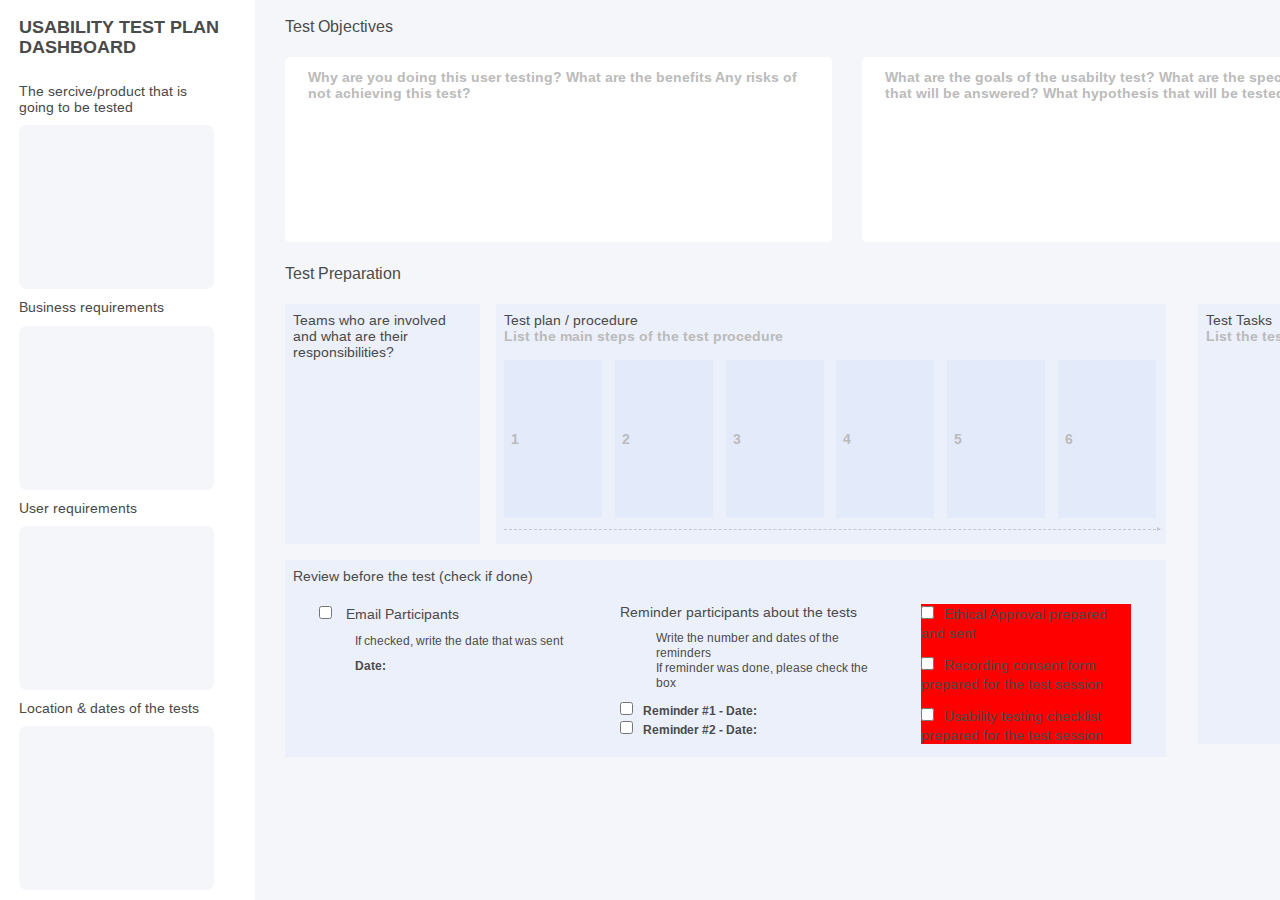
<file: Dashboard/index.html>
<!DOCTYPE html>
<html lang="en">
<head>
    <meta charset="UTF-8">
    <title>Dashboard</title>
    <link rel="stylesheet" href="style/style.css">
</head>
    <body>
        <div class="wrapper">
            <div class="container-1">
                <h2 class="container-1_header">USABILITY TEST PLAN DASHBOARD</h2>
                <h5 class="container-1_h5">The sercive/product that is going to         be tested</h5>
                <div class="container-1_box"></div>
                <h5 class="container-1_h5">Business requirements</h5>
                <div class="container-1_box"></div>
                <h5 class="container-1_h5">User requirements</h5>
                <div class="container-1_box"></div>
                <h5 class="container-1_h5">Location & dates of the tests</h5>
                <div class="container-1_box"></div>
            </div>
            <div class="container-2">
                <h4 class="container-1_h4">Test Objectives</h4>
                <div class="outterBox">
                    <div class="innerBox__white">
                        <p class="innerBox_p">Why are you doing this user testing? What are the benefits Any risks of not achieving this test?</p>
                    </div>
                    <div class="innerBox__white">
                        <p class="innerBox_p">What are the goals of the usabilty test? What are the specific questions that will be answered? What hypothesis that will be tested?</p>
                    </div>
                </div>
                <h4 class="container-1_h4">Test Preparation</h4>
                <div class="outterBox">
                 <div class="collumn-1">
                      <div class="innerBox innerBox_one">
                          <p class="innerBox_p__blue">Teams who are involved and what are their responsibilities?</p>
                      </div>
                      <div class="innerBox innerBox_two">
                         <p class="innerBox_p__blue">Test plan / procedure</p>
                         <p class="innerBox_p">List the main steps of the test procedure</p>
                         <div class="blueBoxCont">
                          <div class="blueBox"><p class="innerBox_p">1</p></div>
                          <div class="blueBox"><p class="innerBox_p">2</p></div>
                          <div class="blueBox"><p class="innerBox_p">3</p></div>
                          <div class="blueBox"><p class="innerBox_p">4</p></div>
                          <div class="blueBox"><p class="innerBox_p">5</p></div>
                          <div class="blueBox"><p class="innerBox_p">6</p></div>
                        </div>
                      </div>
                      <div class="innerBox innerBox_four">
                          <p class="innerBox_p__blue">Review before the test (check if done)</p>
                          <form action="" class="form">
                              <div class="form_column">
                                 <input type="checkbox" name="option1" value="a1" id="checkbox1">
                                 <label  class="innerBox_p__blue" for="checkbox1">Email Participants</label>
                                 <p class="innerBox_p__reg">If checked, write the date that was sent</p>
                                 <p class="innerBox_p__reg innerBox_p__bold">Date:</p>
                              </div>
                              <div class="form_column">
                                  <p  class="innerBox_p__blue">Reminder participants about the tests </p>
                                  <p class="innerBox_p__reg">Write the number and dates of the reminders<br> 
If  reminder was done, please check the box</p>
                                 <input type="checkbox" name="option1" value="r1" id="checkbox2"><label class="innerBox_p__bold" for="checkbox2">Reminder #1  -  Date:</label><br>
                                 <input type="checkbox" name="option1" value="r1" id="checkbox3"><label class="innerBox_p__bold" for="checkbox3">Reminder #2  -  Date:</label><br>
                              </div>
                              <div class="form_column form_column_last">
                                  <p><input type="checkbox" name="option1" value="o1" id="checkbox4"><label  class="innerBox_p__blue" for="checkbox4">Ethical Approval prepared and sent</label></p>
                                  <p><input type="checkbox" name="option2" value="o2" id="checkbox5"><label  class="innerBox_p__blue" for="checkbox5">Recording consent form prepared for the test session</label></p>
                                  <p><input type="checkbox" name="option2" value="o3" id="checkbox6"><label  class="innerBox_p__blue" for="checkbox6">Usability testing checklist prepared for the test session</label></p>
                              </div>
                          </form>
                      </div> 
                 </div>
                    <div class="innerBox innerBox_tree">
                         <p class="innerBox_p__blue">Test Tasks</p>
                         <p class="innerBox_p">List the test tasks</p>
                     </div>
                </div>
            </div>
        </div>
    </body>
</html>
</file>
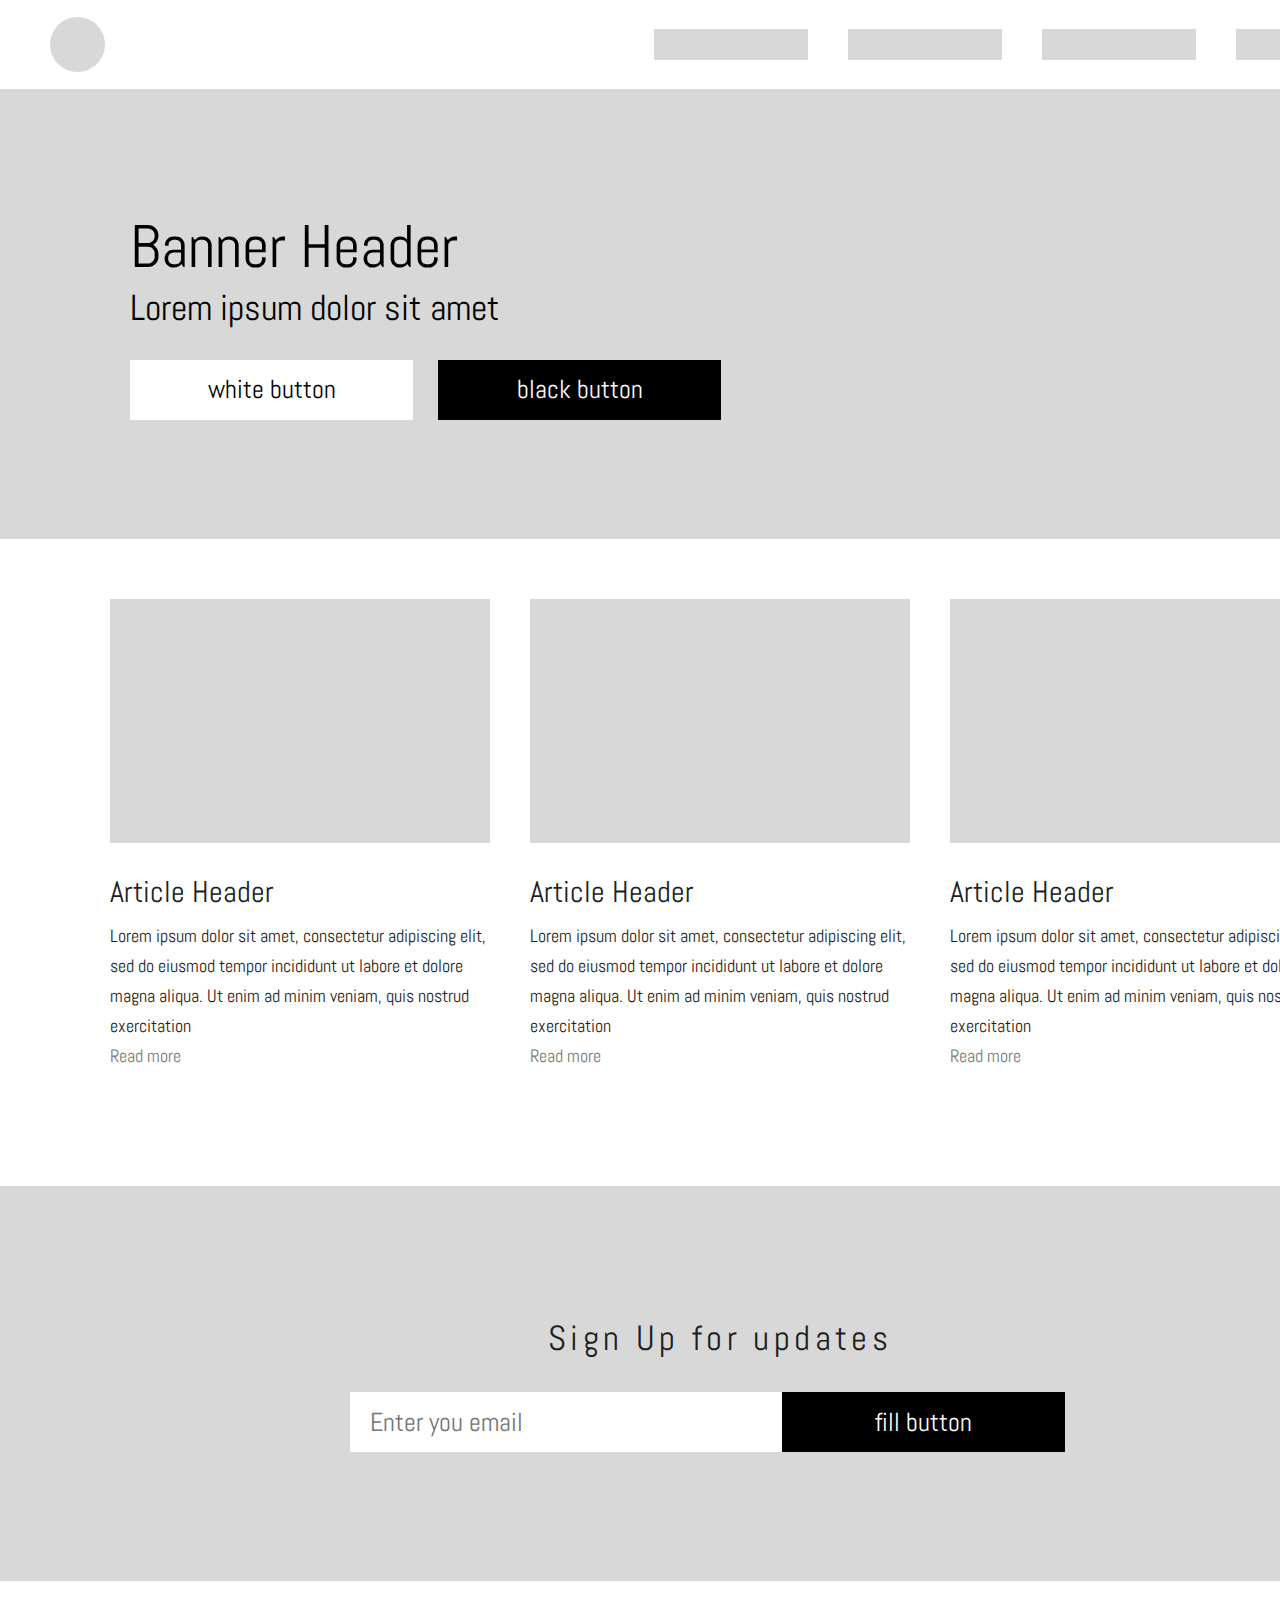
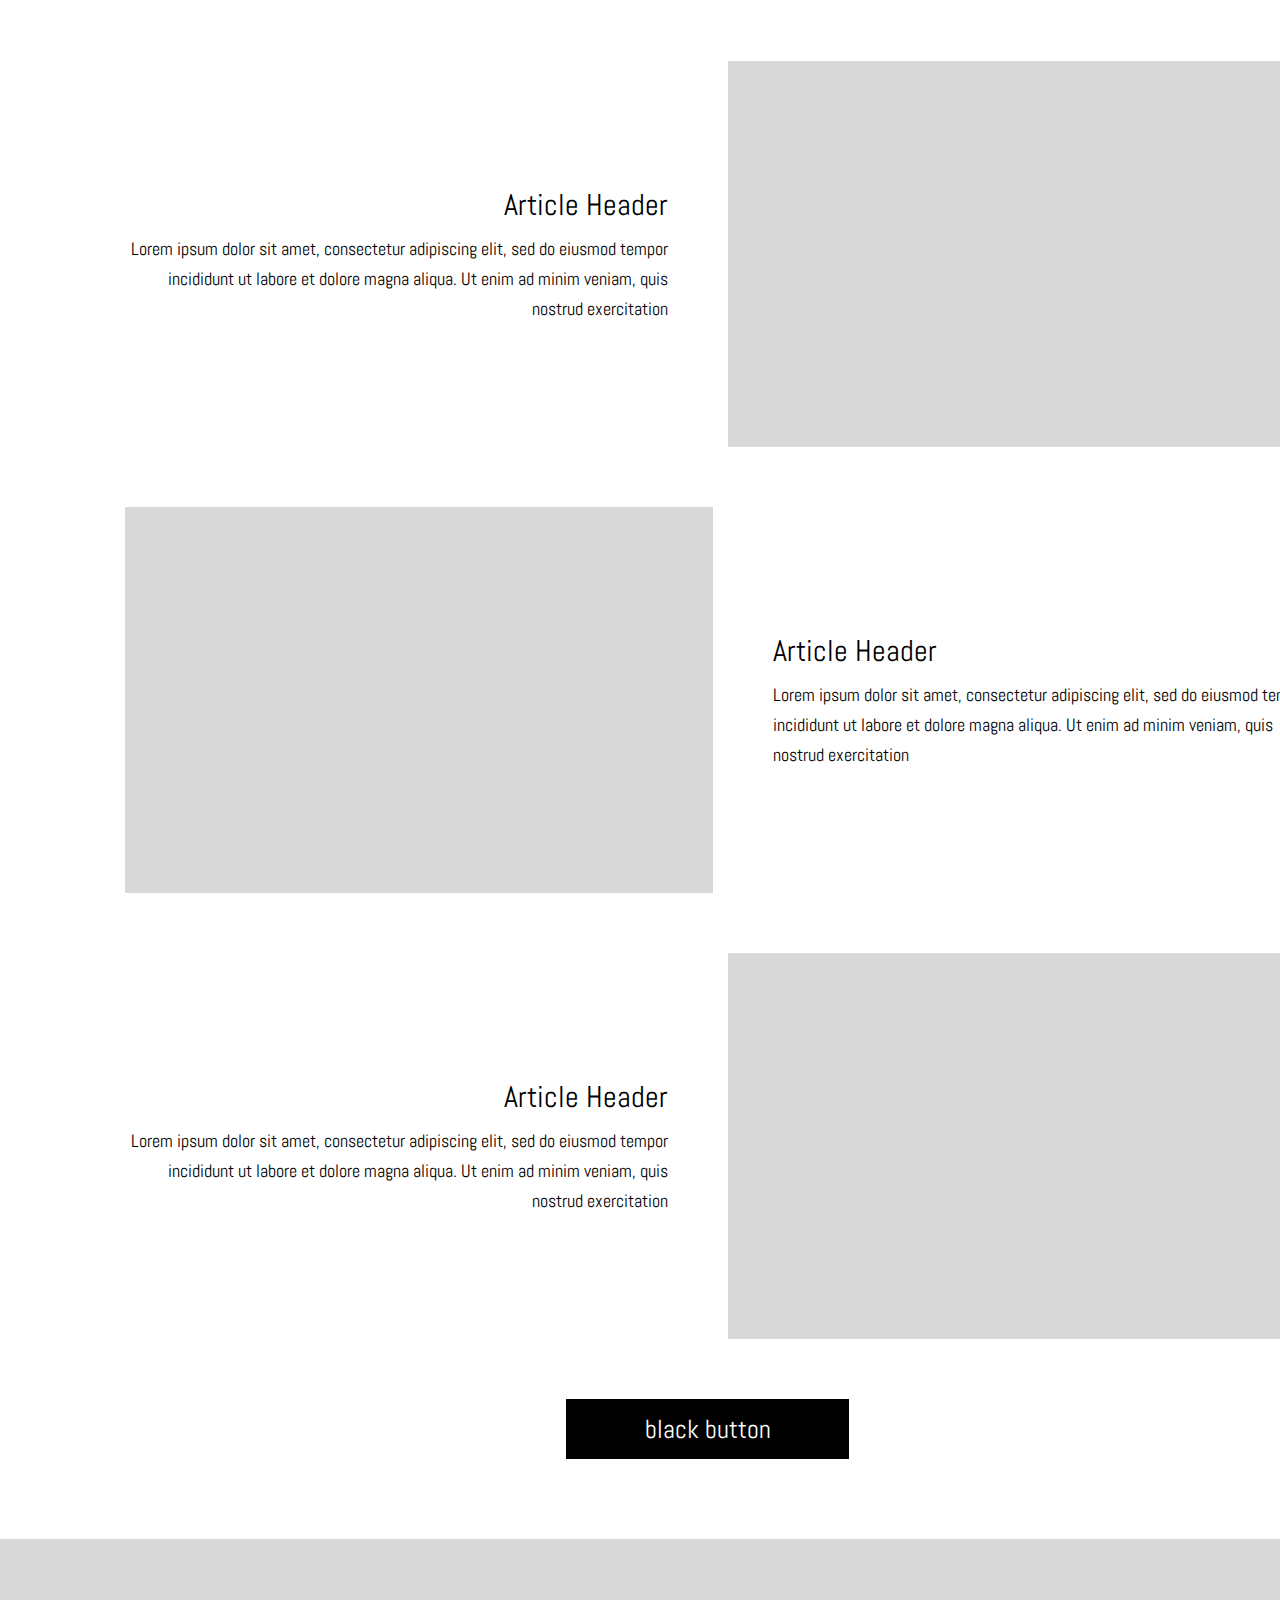
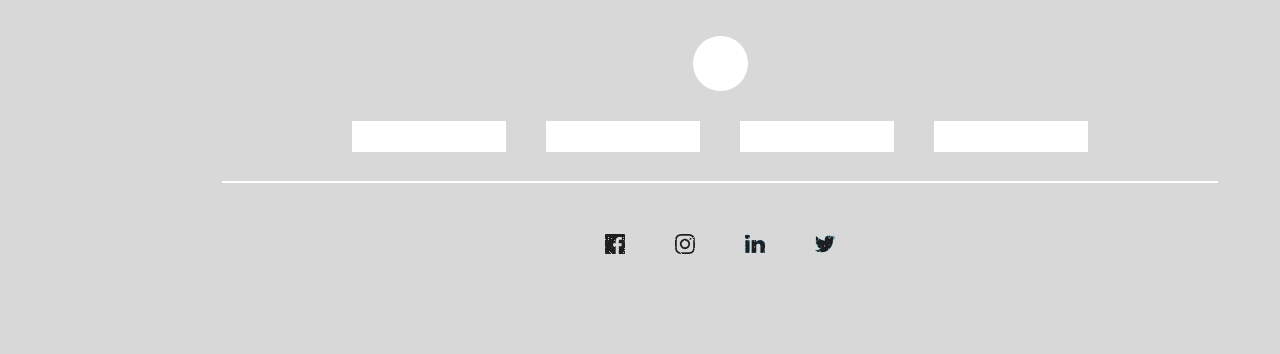
<file: HTMLProject/index.html>
<!DOCTYPE html>
<html lang="en">
<head>
    <meta charset="UTF-8">
    <meta name="viewport" content="width=device-width, initial-scale=1.0">
    <link rel="stylesheet" href="style.css">
    <title>BeeInterns</title>
</head>
<body>
    <div class="wrapper">
        <header>
            <div class="logo grey_bg"></div>
            <nav>
                <ul>
                    <li class="grey_bg"></li>
                    <li class="grey_bg"></li>
                    <li class="grey_bg"></li>
                    <li class="grey_bg"></li>
                </ul>
            </nav>
        </header>
        <section class="block block_banner grey_bg">
            <div class="headers">
                <h1>Banner Header</h1>
                <h2>Lorem ipsum dolor sit amet</h2>
                <div class="buttons">
                    <button class="button button_white">white button</button>
                    <button class="button button_black">black button</button>
                </div>
            </div>
        </section>
        <section class="block block_row">
            <article class="article">
                <div class="block-row_rectagle grey_bg"></div>
                <div class="text">
                    <h3>Article Header</h3>
                    <p>Lorem ipsum dolor sit amet, consectetur adipiscing elit, sed do eiusmod tempor incididunt ut labore et dolore magna aliqua. Ut enim ad minim veniam, quis nostrud exercitation</p>
                </div>
                <a href="#">Read more</a>
            </article>            
            <article class="article">
                <div class="block-row_rectagle grey_bg"></div>
                <div class="text">
                    <h3>Article Header</h3>
                    <p>Lorem ipsum dolor sit amet, consectetur adipiscing elit, sed do eiusmod tempor incididunt ut labore et dolore magna aliqua. Ut enim ad minim veniam, quis nostrud exercitation</p>
                </div>
                <a href="#">Read more</a>
            </article>
            <article class="article">
                <div class="block-row_rectagle grey_bg"></div>
                <div class="text">
                    <h3>Article Header</h3>
                    <p>Lorem ipsum dolor sit amet, consectetur adipiscing elit, sed do eiusmod tempor incididunt ut labore et dolore magna aliqua. Ut enim ad minim veniam, quis nostrud exercitation</p>
                </div>
                <a href="#">Read more</a>
            </article>
        </section>
        <section class="block block_signUp grey_bg">
            <label for="email">
              <h2>Sign Up for updates</h2>
            </label>
            <form action="api/emailAdd" method="post">
              <input type="email" id="email" placeholder="Enter you email">
              <input type="submit" class="button button_black submit" value="fill button">
           </form>
        </section>
        <section class="block block_column">
            <article class="article">
                <div class="text block_column_text">
                    <h3>Article Header</h3>
                    <p>Lorem ipsum dolor sit amet, consectetur adipiscing elit, sed do eiusmod tempor incididunt ut labore et dolore magna aliqua. Ut enim ad minim veniam, quis nostrud exercitation</p>
                </div>
                <div class="block-column_rectagle grey_bg"></div>
            </article>
            <article class="article reverse">
                <div class="text block_column_text">
                    <h3>Article Header</h3>
                    <p>Lorem ipsum dolor sit amet, consectetur adipiscing elit, sed do eiusmod tempor incididunt ut labore et dolore magna aliqua. Ut enim ad minim veniam, quis nostrud exercitation</p>
                </div>
                <div class="block-column_rectagle grey_bg"></div>
            </article>
            <article class="article">
                <div class="text block_column_text">
                    <h3>Article Header</h3>
                    <p>Lorem ipsum dolor sit amet, consectetur adipiscing elit, sed do eiusmod tempor incididunt ut labore et dolore magna aliqua. Ut enim ad minim veniam, quis nostrud exercitation</p>
                </div>
                <div class="block-column_rectagle grey_bg"></div>
            </article>
            <button class="button button_black">black button</button>
        </section>
        <footer>
            <div class="logo footer"></div>
            <nav>
                <ul>
                    <li></li>
                    <li></li>
                    <li></li>
                    <li></li>
                </ul>
            </nav>
            <hr>
            <div class="social_media">
                <img src="Images/facebook.svg" alt="facebook">
                <img src="Images/instagram.svg" alt="instagram">
                <img src="Images/in.svg" alt="in">
                <img src="Images/twitter.svg" alt="twitter">
            </div>
        </footer>
    </div>
</body>
</html>
</file>
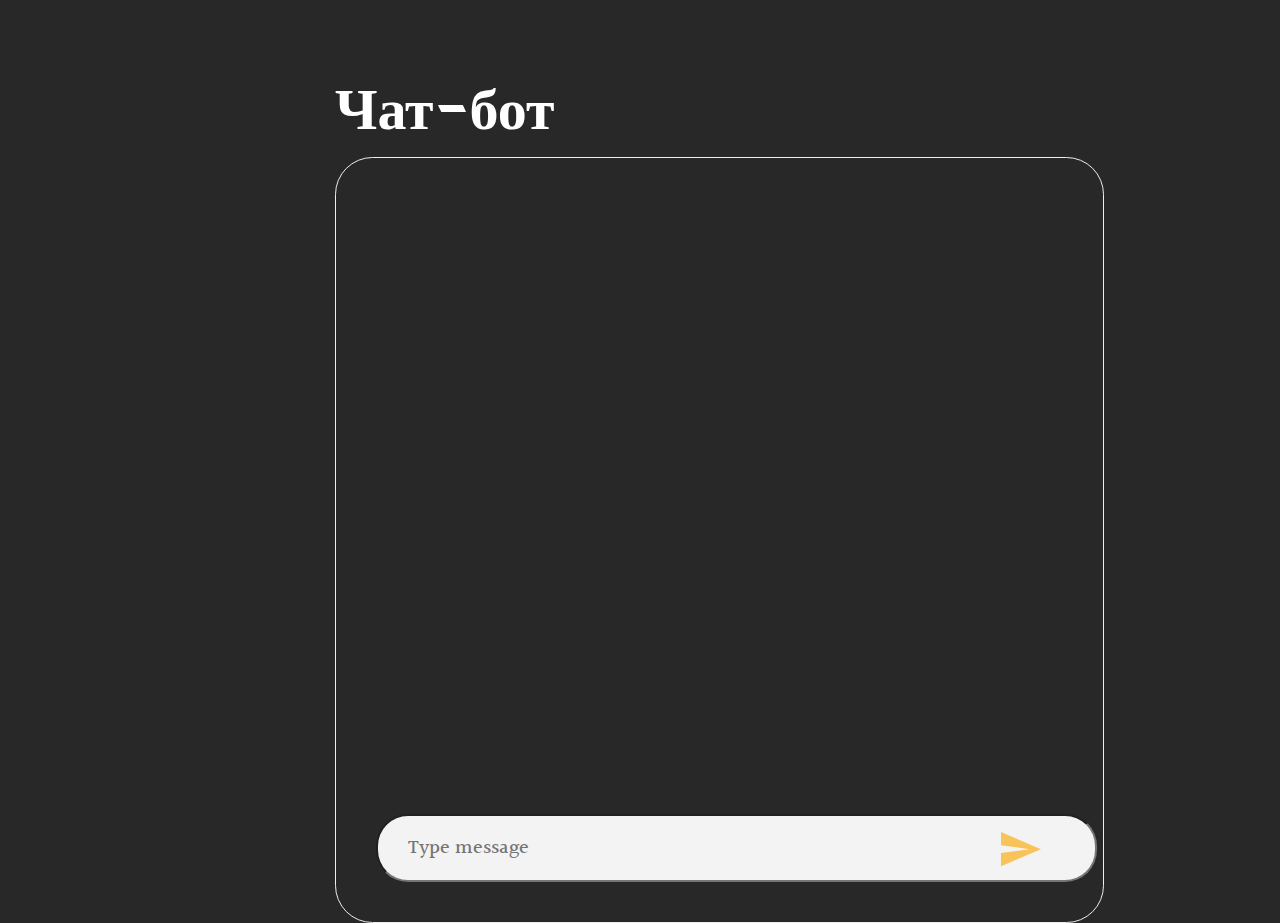
<file: JSProject/Index.html>
<!DOCTYPE html>
<html lang="en">

<head>
    <meta charset="UTF-8">
    <meta name="viewport" content="width=device-width, initial-scale=1.0">
    <link rel="stylesheet" href="style.css">
    <title>BeeInterns Chat-bot</title>
</head>

<body>
    <div class="wrapper">
        <h1>Чат-бот</h1>
        <div class="group">
            <form action="">
                <input type="text" id="text" onkeyup="buttonCheck();" placeholder="Type message">
                <button type="button" onclick="getText();" disabled></button>
            </form>
            <div class="type_box">
                <div class="box">
                    <div class=" image user_image"></div>
                    <div class="message user_message type">Typing</div>
                </div>
            </div>
        </div>
    </div>
    <script src="main.js"></script>

</body>

</html>
</file>
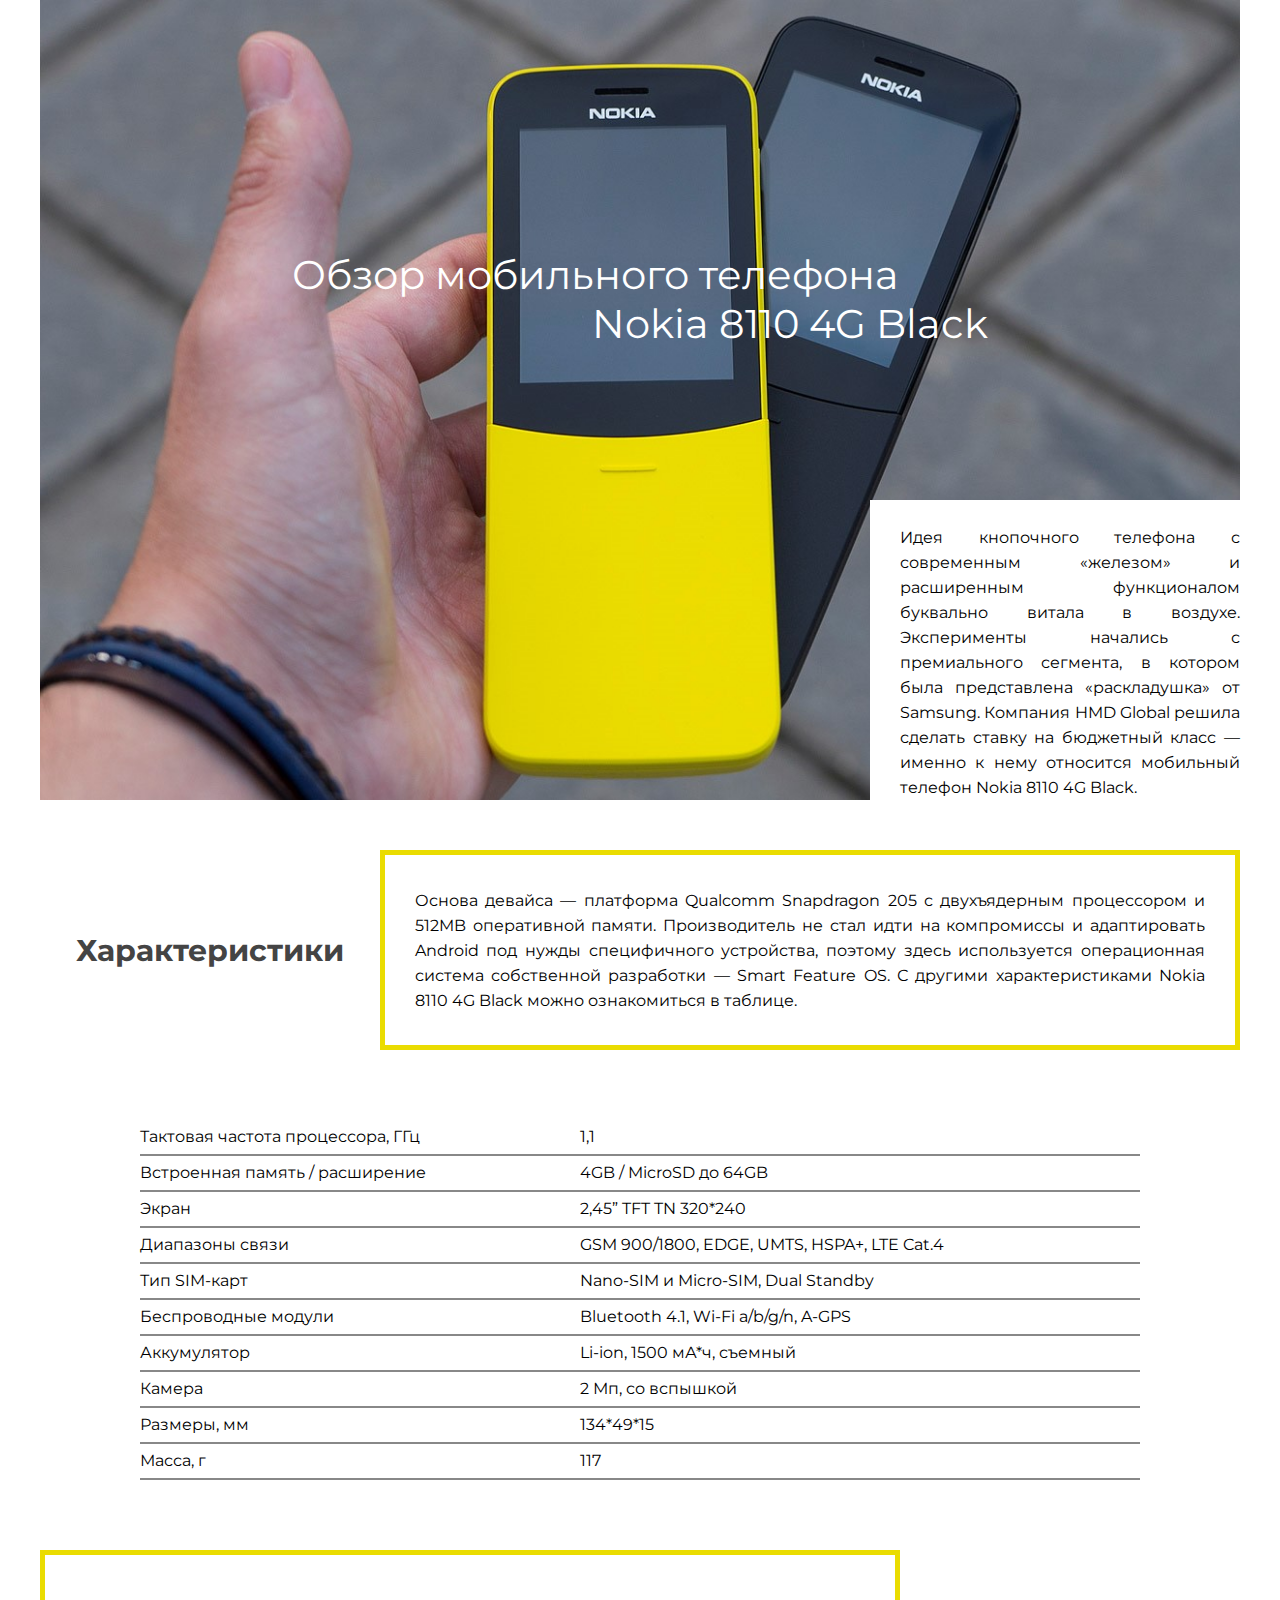
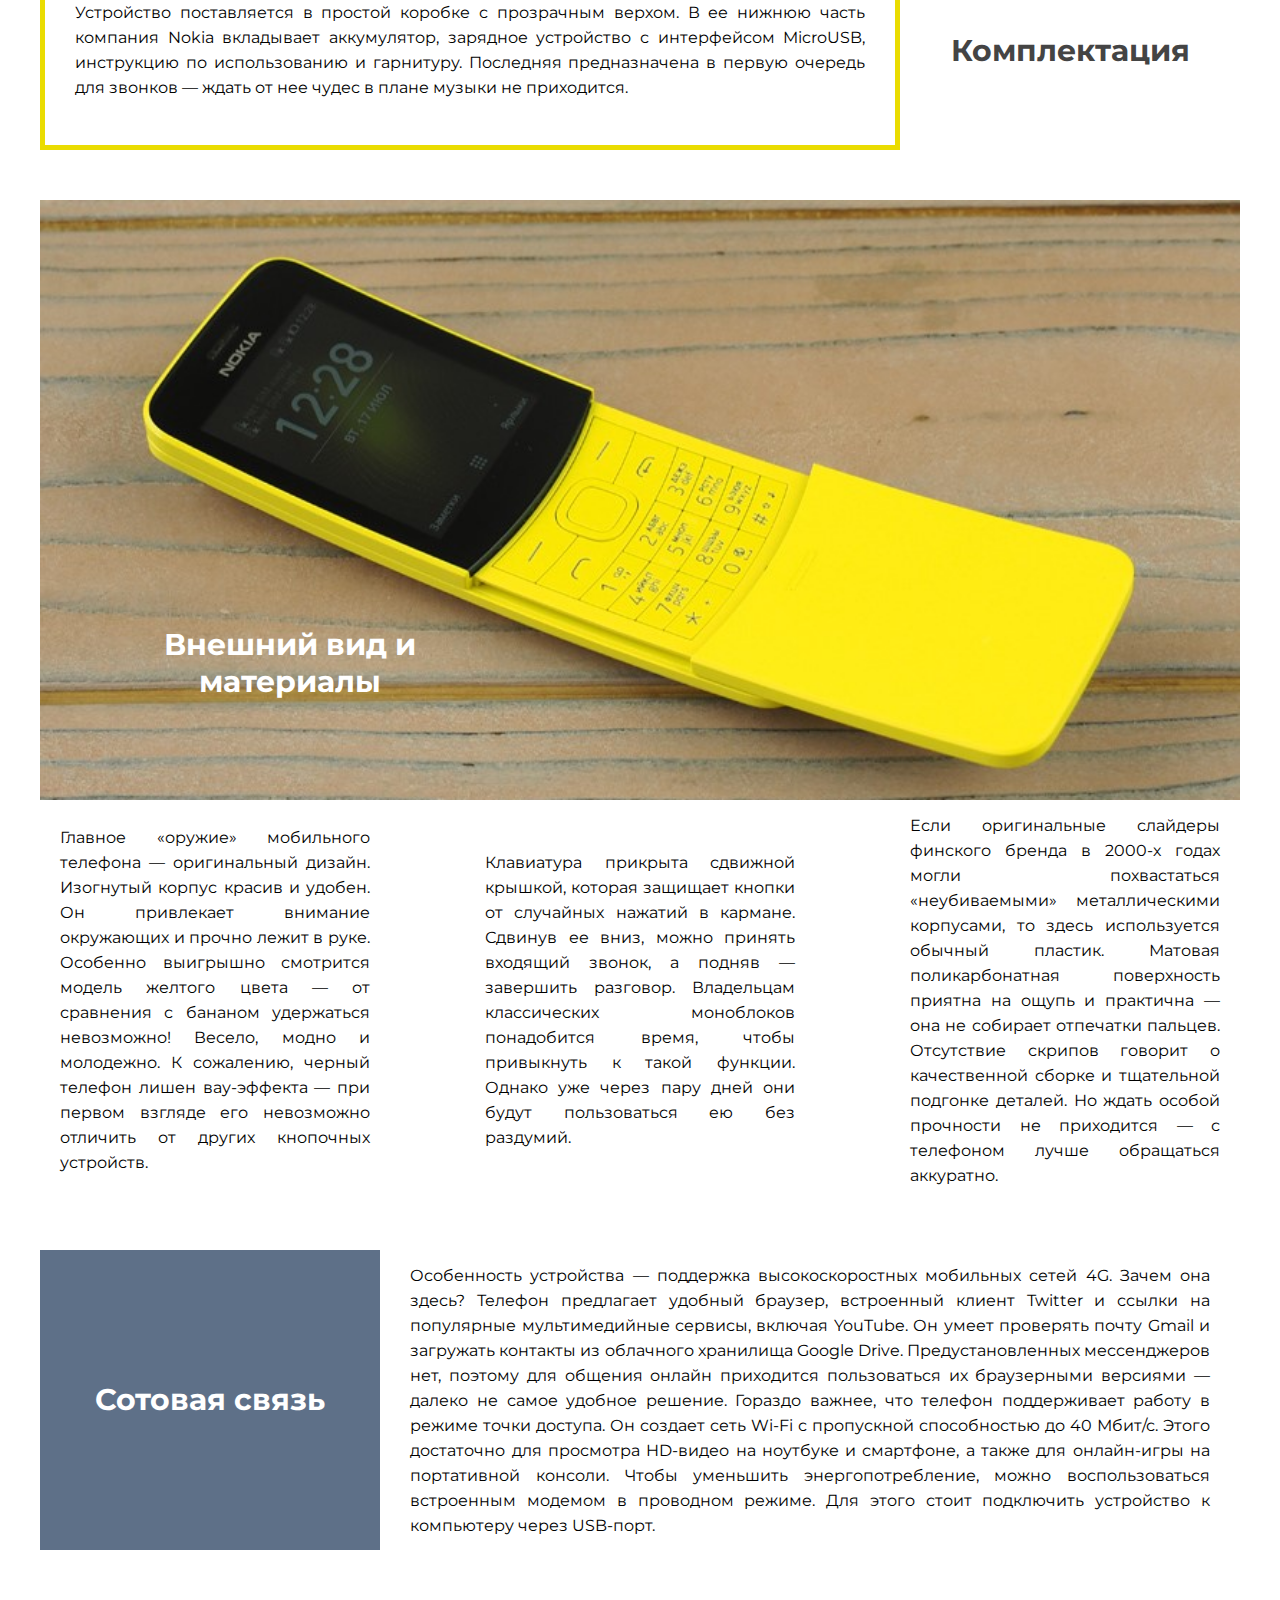
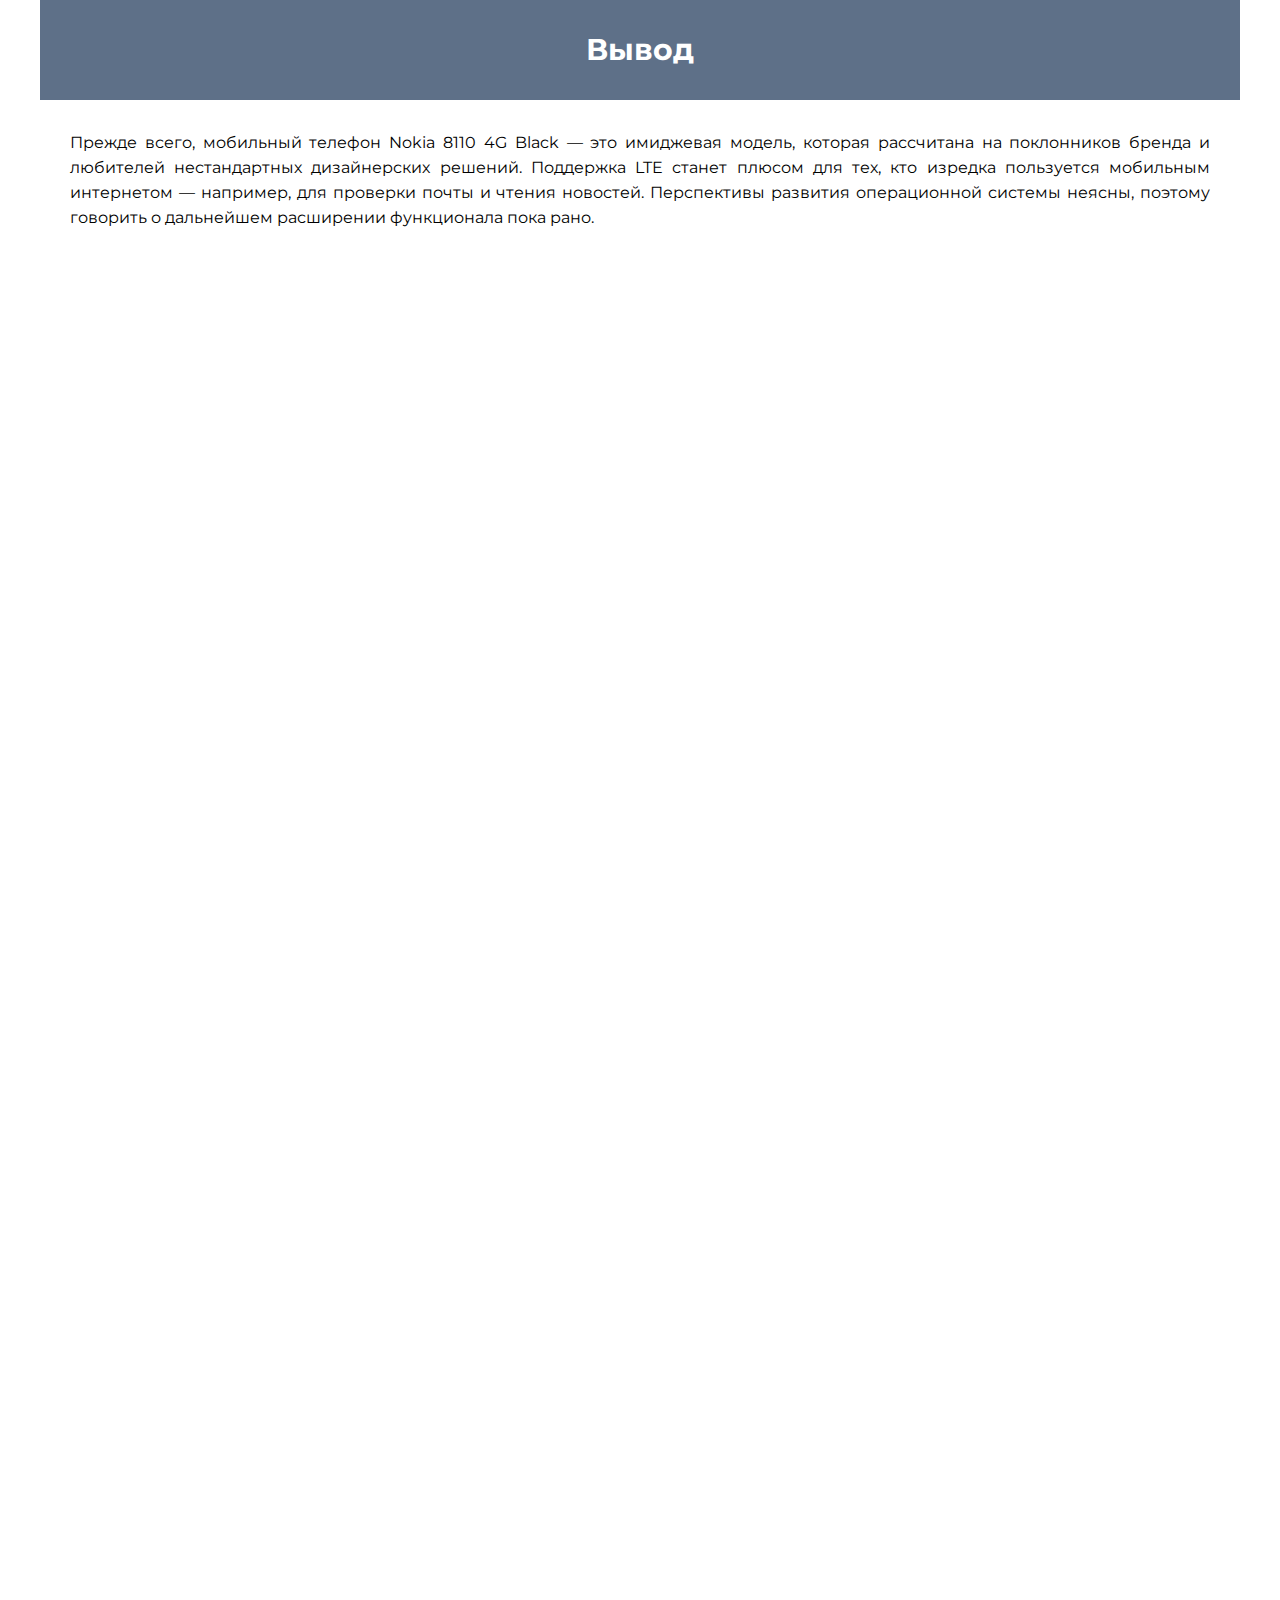
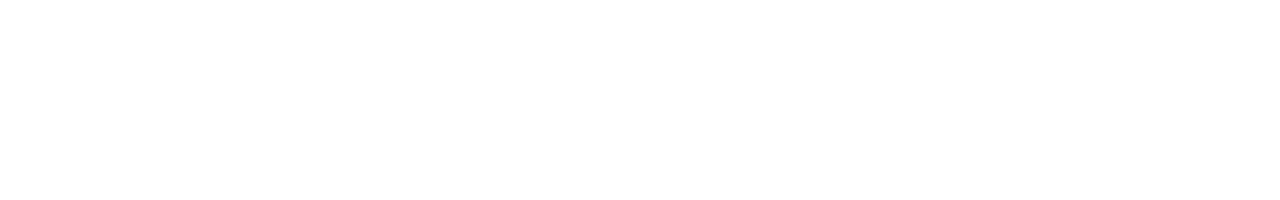
<file: Nokia/index.html>
<!DOCTYPE html>
<html>
<head>
    <meta charset="UTF-8">
    <title>Обзор мобильного телефона Nokia 8110 4G Black</title>
    <link rel="stylesheet" href="css/style.css">
    <link href="https://fonts.googleapis.com/css2?family=Montserrat:ital,wght@0,100;0,200;0,300;0,400;0,500;0,600;0,700;0,800;0,900;1,100;1,200;1,300;1,400;1,500;1,600;1,700;1,800;1,900&display=swap" rel="stylesheet">
</head>
<body class="body">
    <div class="wrapper">
        <section class="section banner">
            <div class="bannerHead">
                <p class="bannerHead">Обзор мобильного телефона</p>
                <p class="bannerHead_right">Nokia 8110 4G Black</p>
            </div>
            <div class="banner_text text"><p>Идея кнопочного телефона с современным «железом» и расширенным функционалом буквально витала в воздухе. Эксперименты начались с премиального сегмента, в котором была представлена «раскладушка» от Samsung. Компания HMD Global решила сделать ставку на бюджетный класс — именно к нему относится мобильный телефон Nokia 8110 4G Black.</p></div>
        </section>
        <section class="section characters">
            <h3 class="characters_Head head">Характеристики</h3>
            <p class="characters_Text text">Основа девайса — платформа Qualcomm Snapdragon 205 с двухъядерным процессором и 512MB оперативной памяти. Производитель не стал идти на компромиссы и адаптировать Android под нужды специфичного устройства, поэтому здесь используется операционная система собственной разработки — Smart Feature OS. С другими характеристиками Nokia 8110 4G Black можно ознакомиться в таблице.</p>
        </section>
        <section class="section table">
            <table class="text">
            <tbody><tr>
                <td>Тактовая частота процессора, ГГц</td>
                <td>1,1</td>
            </tr>
            <tr>
                <td>Встроенная память / расширение</td>
                <td>4GB / MicroSD до 64GB</td>
            </tr>
            <tr>
                <td>Экран</td>
                <td>2,45” TFT TN 320*240</td>
            </tr>
            <tr>
                <td>Диапазоны связи</td>
                <td>GSM 900/1800, EDGE, UMTS, HSPA+, LTE Cat.4</td>
            </tr>
            <tr>
                <td>Тип SIM-карт</td>
                <td>Nano-SIM и Micro-SIM, Dual Standby</td>
            </tr>
            <tr>
                <td>Беспроводные модули</td>
                <td>Bluetooth 4.1, Wi-Fi a/b/g/n, A-GPS</td>
            </tr>
            <tr>
                <td>Аккумулятор</td>
                <td>Li-ion, 1500 мА*ч, съемный</td>
            </tr>
            <tr>
                <td>Камера</td>
                <td>2 Мп, со вспышкой</td>
            </tr>
            <tr>
                <td>Размеры, мм</td>
                <td>134*49*15</td>
            </tr>
            <tr>
                <td>Масса, г</td>
                <td>117</td>
            </tr>
            </tbody></table>
        </section>
        <section class="section complex">
            <h3 class="complex_Head head">Комплектация</h3>
            <p class="complex_Text text">Устройство поставляется в простой коробке с прозрачным верхом. В ее нижнюю часть компания Nokia вкладывает аккумулятор, зарядное устройство с интерфейсом MicroUSB, инструкцию по использованию и гарнитуру. Последняя предназначена в первую очередь для звонков — ждать от нее чудес в плане музыки не приходится.</p>
        </section>
        <section class="section appearance">
            <div class="appearance_banner">
                <h3 class="appearance_Head head">Внешний вид и материалы</h3>
            </div>
            <div class="appearanceText">
                <p class="appearanceText__box text">Главное «оружие» мобильного телефона — оригинальный дизайн. Изогнутый корпус красив и удобен. Он привлекает внимание окружающих и прочно лежит в руке. Особенно выигрышно смотрится модель желтого цвета — от сравнения с бананом удержаться невозможно! Весело, модно и молодежно. К сожалению, черный телефон лишен вау-эффекта — при первом взгляде его невозможно отличить от других кнопочных устройств.</p>
                <p class="appearanceText__box text">Клавиатура прикрыта сдвижной крышкой, которая защищает кнопки от случайных нажатий в кармане. Сдвинув ее вниз, можно принять входящий звонок, а подняв — завершить разговор. Владельцам классических моноблоков понадобится время, чтобы привыкнуть к такой функции. Однако уже через пару дней они будут пользоваться ею без раздумий.</p>
                <p class="appearanceText__box text">Если оригинальные слайдеры финского бренда в 2000-х годах могли похвастаться «неубиваемыми» металлическими корпусами, то здесь используется обычный пластик. Матовая поликарбонатная поверхность приятна на ощупь и практична — она не собирает отпечатки пальцев. Отсутствие скрипов говорит о качественной сборке и тщательной подгонке деталей. Но ждать особой прочности не приходится — с телефоном лучше обращаться аккуратно.</p>
            </div>
        </section>
        <section class="section cellular">
            <h3 class="cellular_Head head">Сотовая связь</h3>
            <p class="cellular_Text text">Особенность устройства — поддержка высокоскоростных мобильных сетей 4G. Зачем она здесь? Телефон предлагает удобный браузер, встроенный клиент Twitter и ссылки на популярные мультимедийные сервисы, включая YouTube. Он умеет проверять почту Gmail и загружать контакты из облачного хранилища Google Drive. Предустановленных мессенджеров нет, поэтому для общения онлайн приходится пользоваться их браузерными версиями — далеко не самое удобное решение. Гораздо важнее, что телефон поддерживает работу в режиме точки доступа. Он создает сеть Wi-Fi с пропускной способностью до 40 Мбит/с. Этого достаточно для просмотра HD-видео на ноутбуке и смартфоне, а также для онлайн-игры на портативной консоли. Чтобы уменьшить энергопотребление, можно воспользоваться встроенным модемом в проводном режиме. Для этого стоит подключить устройство к компьютеру через USB-порт.</p>
        </section>
        <section class="section conclusion">
            <h3 class="conclusion_Head head">Вывод</h3>
            <p class="conclusion_Text text">Прежде всего, мобильный телефон Nokia 8110 4G Black — это имиджевая модель, которая рассчитана на поклонников бренда и любителей нестандартных дизайнерских решений. Поддержка LTE станет плюсом для тех, кто изредка пользуется мобильным интернетом — например, для проверки почты и чтения новостей. Перспективы развития операционной системы неясны, поэтому говорить о дальнейшем расширении функционала пока рано.</p>
        </section>
    </div>
</body>
</html>
</file>
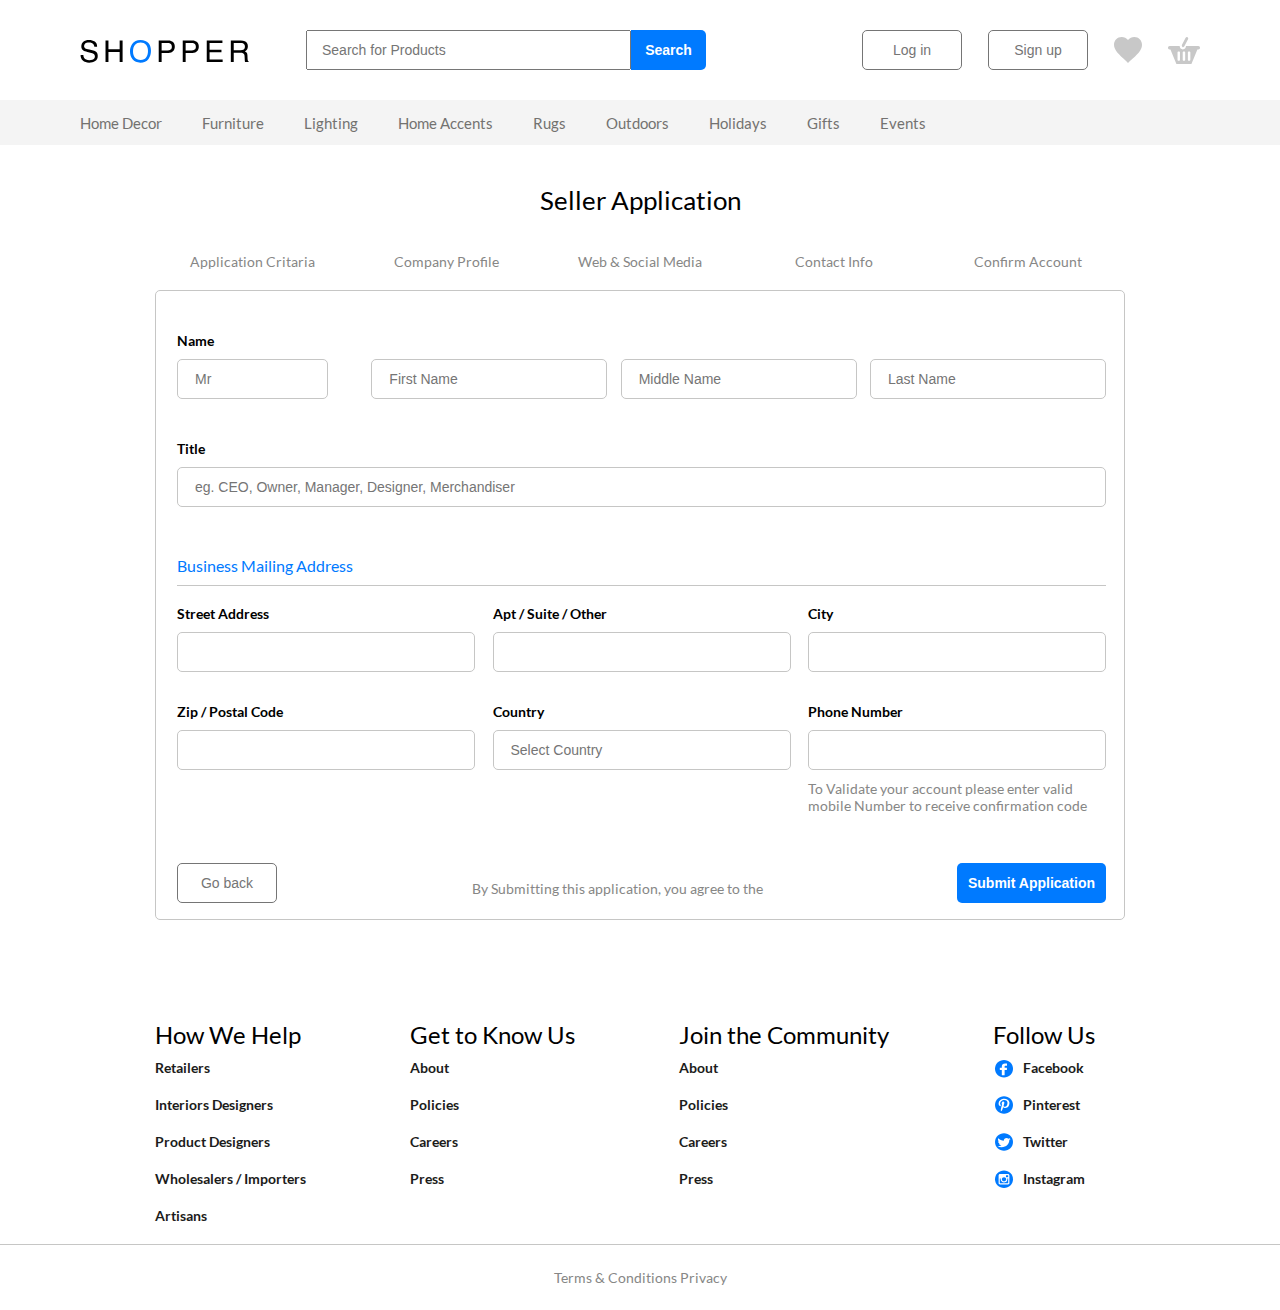
<file: Shopper/index.html>
<!DOCTYPE html>
<html lang="en">
<head>
    <meta charset="UTF-8">
    <title>Shopper</title>
    <link rel="stylesheet" href="css/style.css">
</head>
<body>
    <div class="wrapper">
        <header>
            <div class="header flex-block">
                <img src="img/logo.svg" alt="Shopper_Logo">
                <form action="" class="formHeader">
                    <input type="text" placeholder="Search for Products" class="form_text form_text__header">
                    <button class="form_submit">Search</button>
                </form>
                <div class="userPanel flex-block">
                    <button class="button">Log in</button>
                    <button class="button">Sign up</button>
                    <img src="img/shortlist%20icon.svg" alt="shortlist">
                    <img src="img/Cart%20icon.svg" alt="Cart">
                </div>
            </div>
            <nav class="sub_header flex-block">
                <a href="">Home Decor</a>
                <a href="">Furniture</a>
                <a href="">Lighting</a>
                <a href="">Home Accents</a>
                <a href="">Rugs</a>
                <a href="">Outdoors</a>
                <a href="">Holidays</a>
                <a href="">Gifts</a>
                <a href="">Events</a>
            </nav>
        </header>
        <main>
            <div class="mainWrapper">
                <h1>Seller Application</h1>
                <ul class="mainNav flex-block">
                    <li class="mainNav_list"><a href="" class="mainNav_a text">Application Critaria</a></li>
                    <li class="mainNav_list"><a href="" class="mainNav_a text">Company Profile</a></li>
                    <li class="mainNav_list"><a href="" class="mainNav_a text">Web & Social Media</a></li>
                    <li class="mainNav_list"><a href="" class="mainNav_a text">Contact Info</a></li>
                    <li class="mainNav_list"><a href="" class="mainNav_a text">Confirm Account</a></li>
                </ul>
                <form action="/api/order" method="post" class="form">
                        <label class="form-group__title" for="name">Name</label>
                         <div class="application flex-block">
                            <input type="text" name="gender" id="name" placeholder="Mr" class="form-group__input">
                            <input type="text" name="fName" placeholder="First Name" class="form-group__input">
                            <input type="text" name="mName" placeholder="Middle Name" class="form-group__input">
                            <input type="text" name="lName" placeholder="Last Name" class="form-group__input">
                        </div>
                        <label class="form-group__title" for="title">Title</label>
                        <input type="text" name="title" id="title" placeholder="eg. CEO, Owner, Manager, Designer, Merchandiser" class="form-group__input title">
                    <fieldset>
                        <legend class="form-group__title_blue">Business Mailing Address</legend>
                        <div class="formAdd flex-block">
                            <div class="form-group">
                                <label class="form-group__title" for="street">
                                    Street Address
                                </label>
                                <input type="text" id="street" class="form-group__input">
                            </div>
                            <div class="form-group">
                                <label class="form-group__title" for="apt">
                                    Apt / Suite / Other
                                </label>
                                <input type="text" id="apt" class="form-group__input">
                            </div>
                            <div class="form-group">
                                <label class="form-group__title"
                                       for="city">
                                    City
                                </label>
                                <input type="text" id="city" class="form-group__input">
                            </div>
                            <div class="form-group">
                                <label class="form-group__title"
                                       for="postCode">
                                    Zip / Postal Code
                                </label>
                                <input type="text" id="postCode" class="form-group__input">
                            </div>
                            <div class="form-group">
                                <label class="form-group__title"
                                       for="country">
                                    Country
                                </label>
                                <input type="text" id="country" placeholder="Select Country" class="form-group__input">
                            </div>
                            <div class="form-group">
                                <label class="form-group__title"
                                       for="phone">
                                    Phone Number
                                </label>
                                <input type="text" id="phone" class="form-group__input">
                                <p class="text form-group__p">To Validate your account please enter valid mobile Number to receive confirmation code</p>
                            </div>
                        </div>
                    </fieldset>
                    <div class="navButtons flex-block">
                        <button class="button">Go back</button>
                        <p class="text form-group__p">By Submitting this application, you agree to the </p>
                        <input type="submit" class="form_submit form_submit__mainForm" value="Submit Application">
                    </div>
                </form>
            </div>
        </main>
        <footer>
            <div class="mainWrapper flex-block">
                <div class="column">
                       <h3>How We Help</h3>
                    <a href="">Retailers</a>
                    <a href="">Interiors Designers</a>
                    <a href="">Product Designers</a>
                    <a href="">Wholesalers / Importers</a>
                    <a href="">Artisans</a>
                </div>                
               <div class="column">
                    <h3>Get to Know Us</h3>
                   <a href="">About</a>
                   <a href="">Policies</a>
                   <a href="">Careers</a>
                   <a href="">Press</a>
                </div>               
               <div class="column">
                    <h3>Join the Community</h3>
                   <a href="">About</a>
                   <a href="">Policies</a>
                   <a href="">Careers</a>
                   <a href="">Press</a>
                </div>              
                    <div class="column">
                    <h3>Follow Us</h3>
                        <a href="" class="column_logo column_logo__facebook">Facebook</a>
                        <a href="" class="column_logo column_logo__pint">Pinterest</a>
                        <a href="" class="column_logo column_logo__twitter">Twitter</a>
                        <a href="" class="column_logo column_logo__insta">Instagram</a>
                </div>
            </div>
            <div class="secFooter flex-block">
                <p class="text">Terms & Conditions     Privacy</p>
            </div>
        </footer>
    </div>
</body>
</html>
</file>
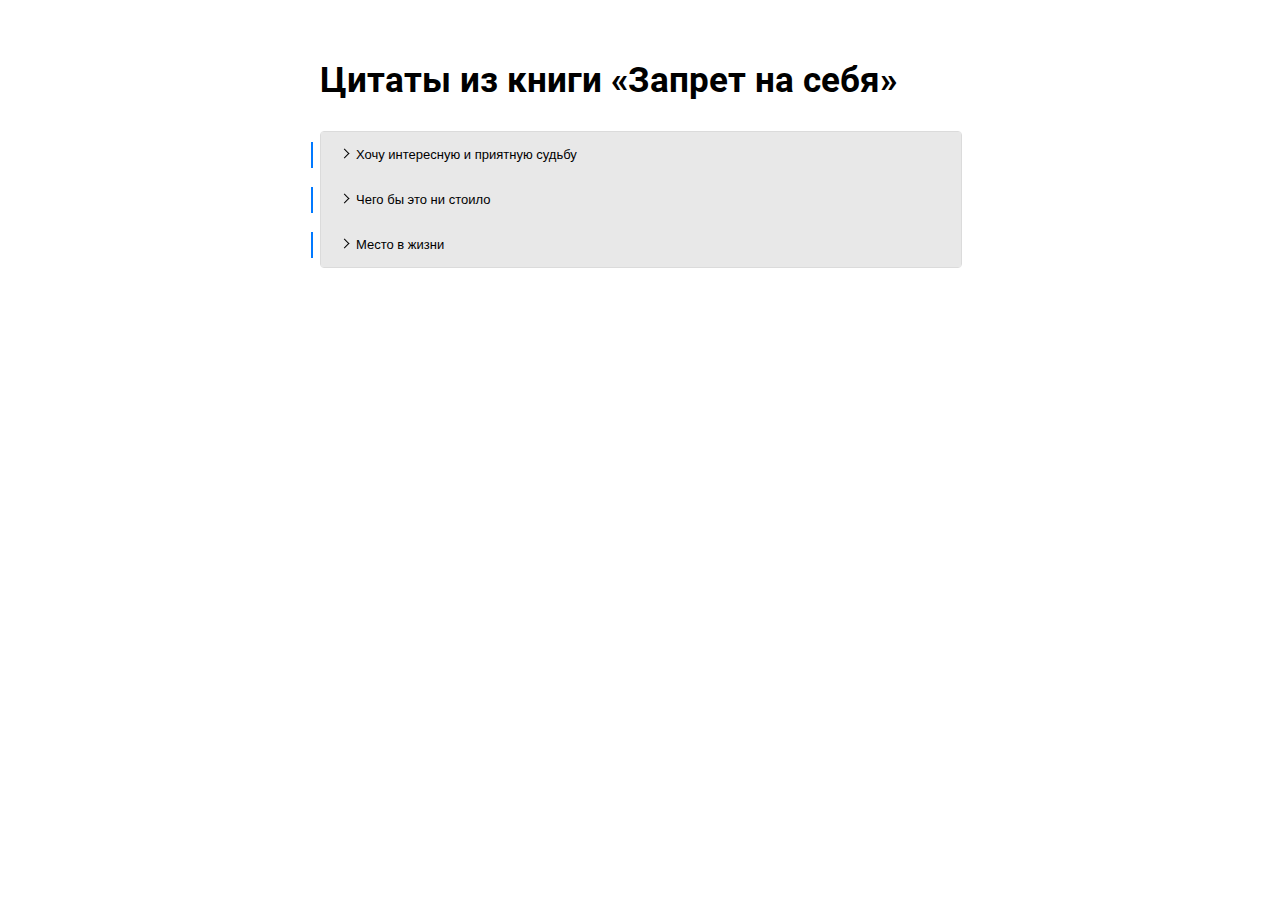
<file: ZapretNaSebya/index.html>
<!DOCTYPE html>
<html lang="en">

<head>
    <meta charset="UTF-8">
    <meta name="viewport" content="width=device-width, initial-scale=1.0">
    <title>Цитаты из книги «Запрет на себя»</title>
    <link rel="stylesheet" href="css/style.css">
</head>

<body>
    <div class="wrapper">
        <h1>Цитаты из книги «Запрет на себя»</h1>
        <div class="collapsedGroup">
            <div class="accBox">
                <button class="accordion">Хочу интересную и приятную судьбу</button>
                <div class="text">
                    <h3>Не все люди</h3>
                    <p>Вовсе не все люди в состоянии построить сами свою судьбу так, как им хочется. Это было
                        бы слишком просто, если бы все нажимали кнопку: <a href="">«Хочу интересную и приятную
                            судьбу»</a>
                        и получали бы ее, сахарным сиропом политую.</p>

                    <p>Не у всех одинаковые стартовые данные, ни у всех были хорошие семьи, не все верят в себя,
                        идут напролом. Если одним победа дается, хоть и с трудом, то других она просто обходит
                        стороной. Просто у всех разная судьба. Но в любом случае каждый должен до последнего
                        быть на плаву. Ради себя, прежде всего!</p>

                    <p>Все зависит от отношения к ситуации: кто-то скажет, что ему вообще не везет, все рушится и
                        поставит на себе крест, а другой поймет, что, значит, не туда идет, что есть другие дороги и
                        надо наслаждаться тем, что есть, пробовать, не бояться, да, поныть иногда, но утром
                        проснуться и шагать дальше.</p>
                </div>
            </div>
            <div class="accBox">
                <button class="accordion">Чего бы это ни стоило</button>
                <div class="text">
                    <h3>Правил не существует</h3>
                    <p>Чего бы это ни стоило – никогда не поздно, никогда не рано стать тем, кем ты хочешь стать.
                        <a href="">Временных рамок нет</a>, можешь начать когда угодно. Можешь измениться или остаться
                        прежним – правил не существует.</p>
                    <img src="img/book.png" alt="«Запрет на себя»">
                </div>
            </div>
            <div class="accBox">
                <button class="accordion">Место в жизни</button>
                <div class="text">
                    <h3>Место в жизни</h3>
                    <p>Любишь жизнь и одновременно понимаешь, что найти свое истинное место в ней – самая
                        сложная задача бытия. <a href="">«Место в жизни»</a> – это не любовь или карьера. Это нечто
                        большее,
                        внутреннее, очень свое. Это когда смотришь на небо и понимаешь, что под одним из облаков
                        твое место, пусть маленькое, но твое…</p>
                </div>
            </div>
        </div>
    </div>
    <script src="js/main.js"></script>
</body>

</html>
</file>
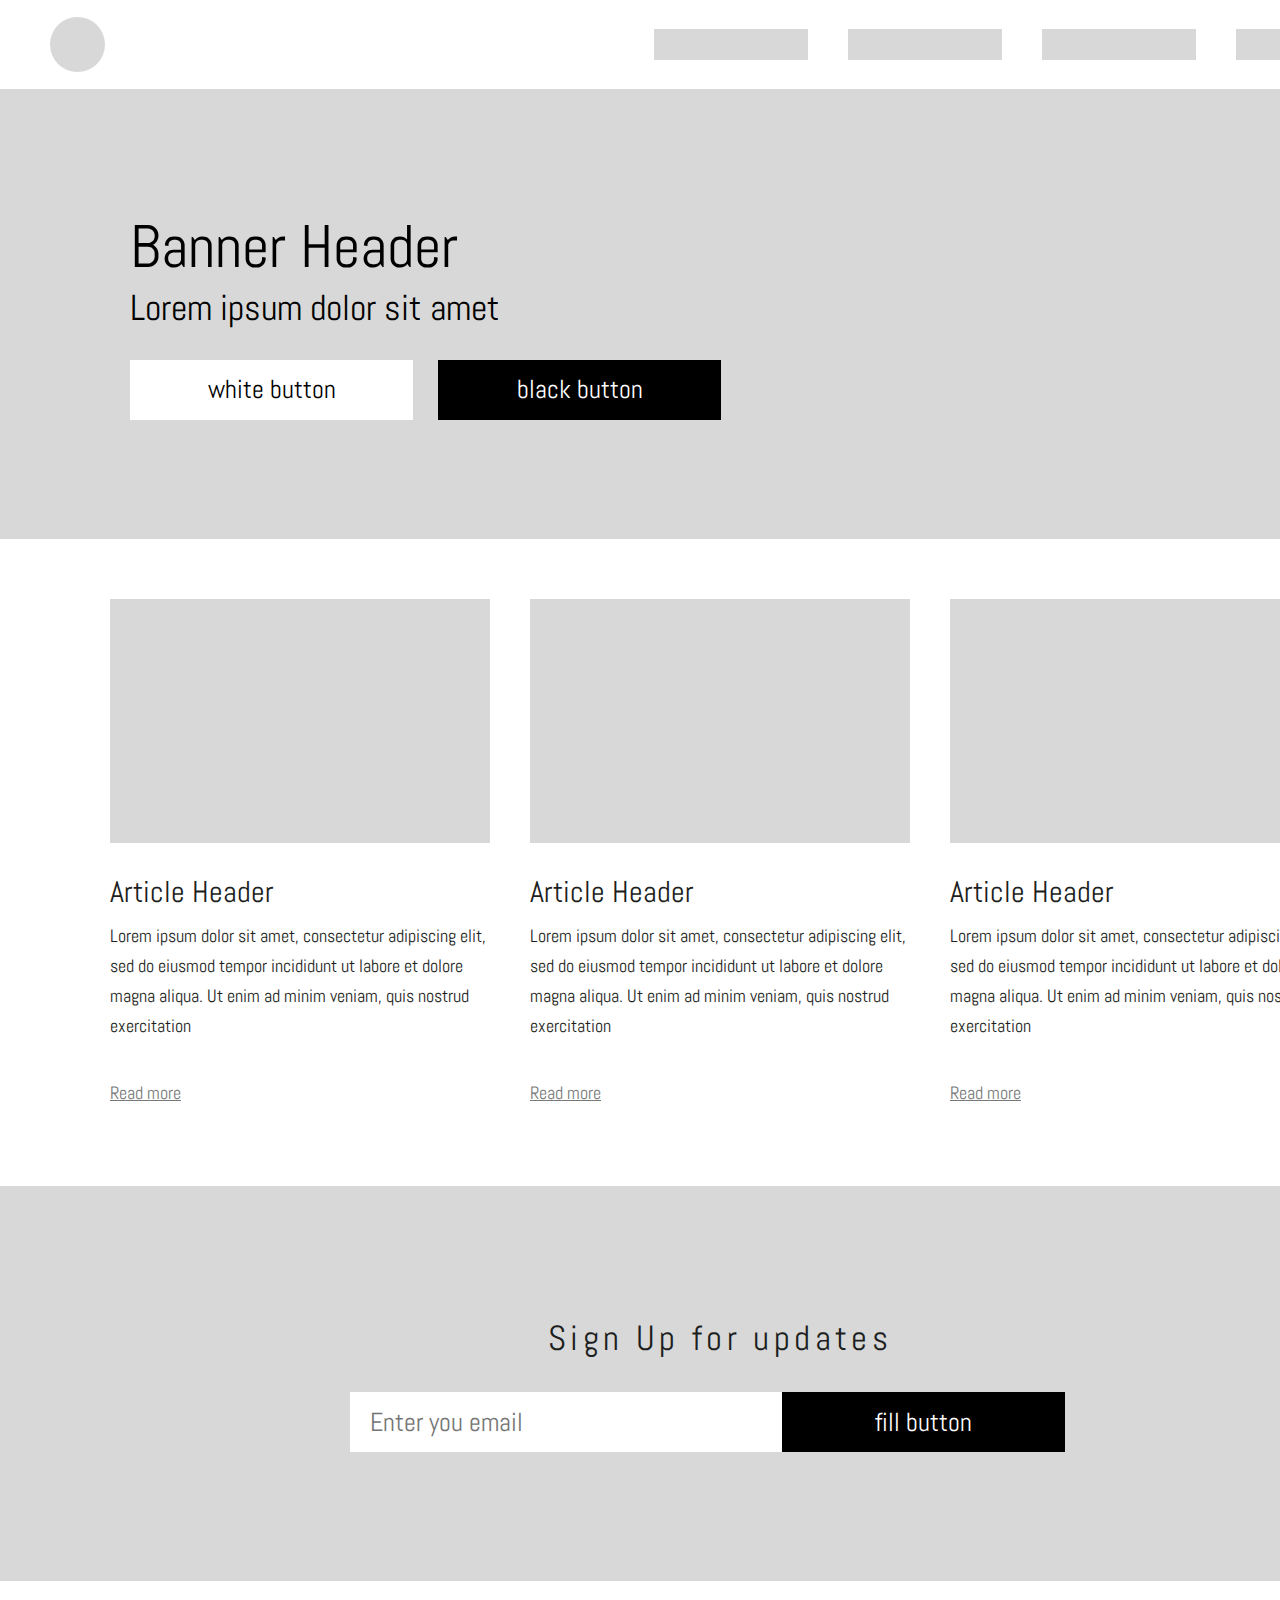
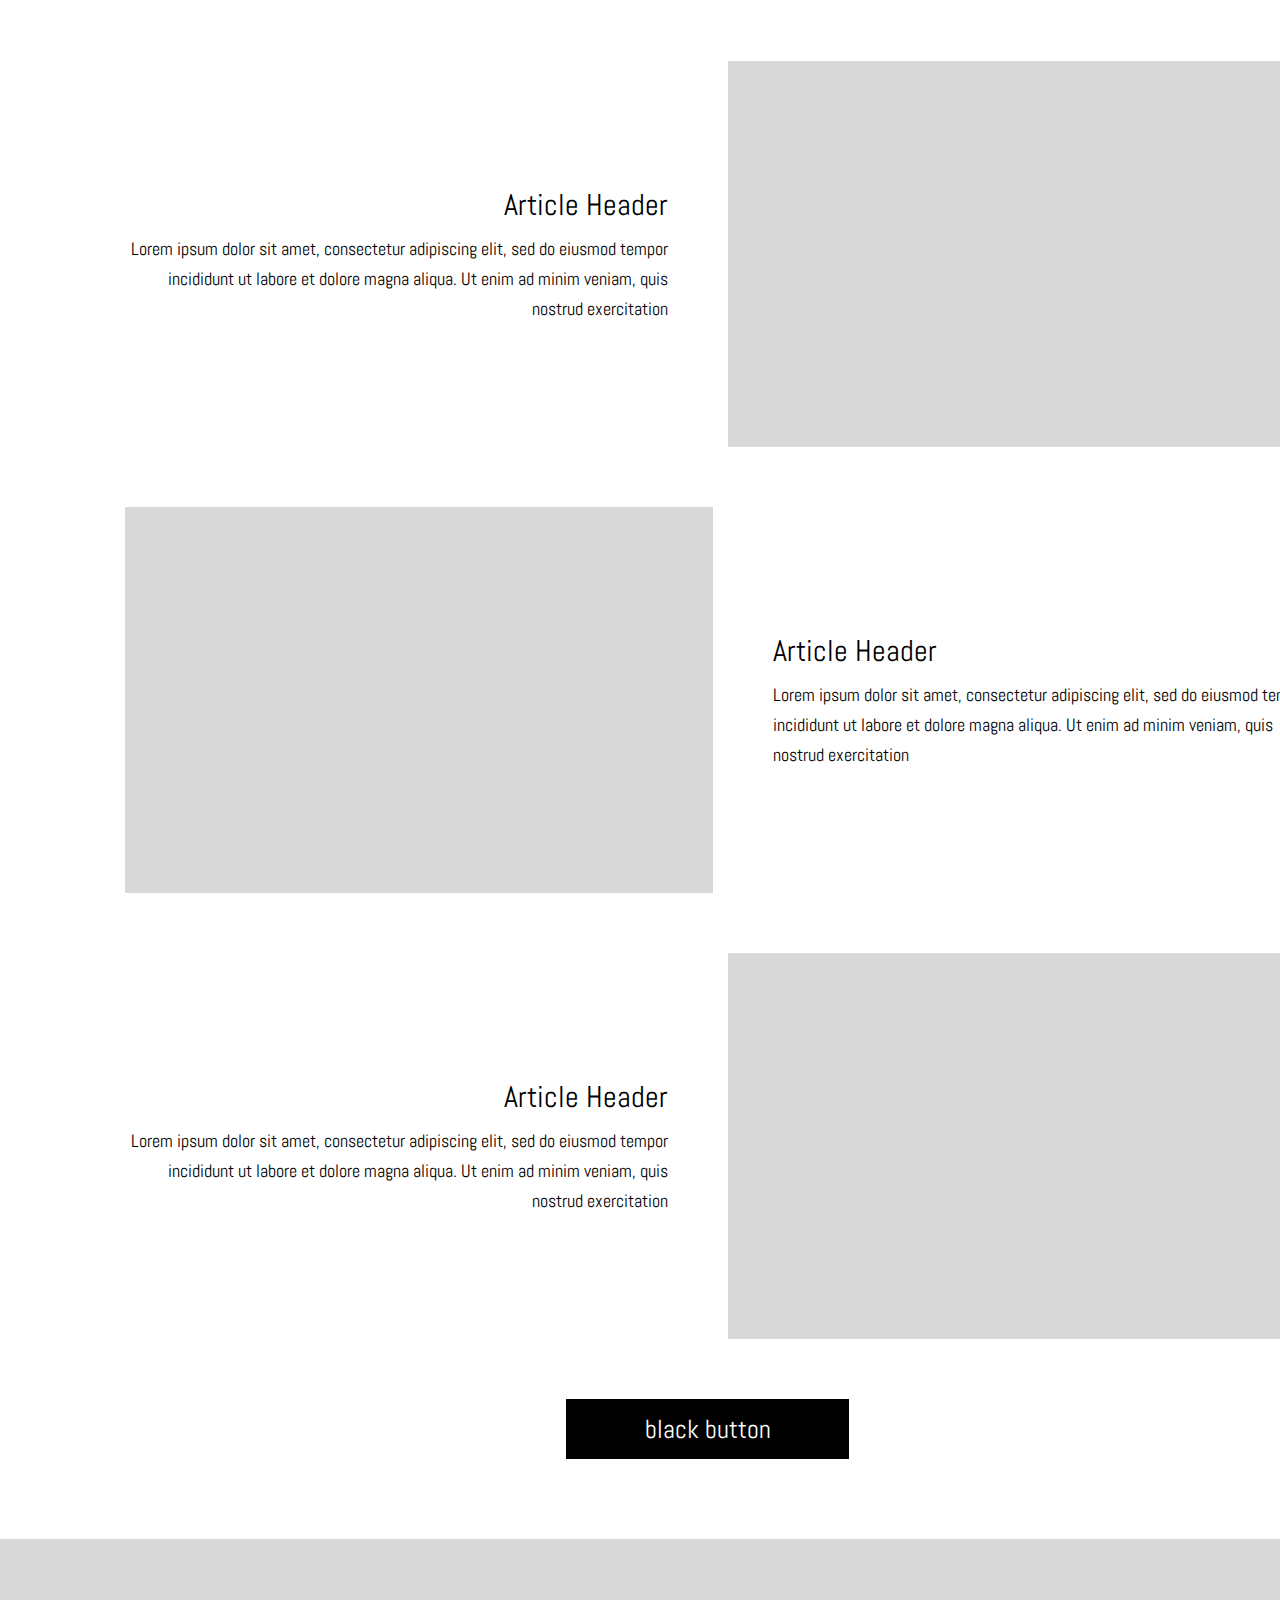
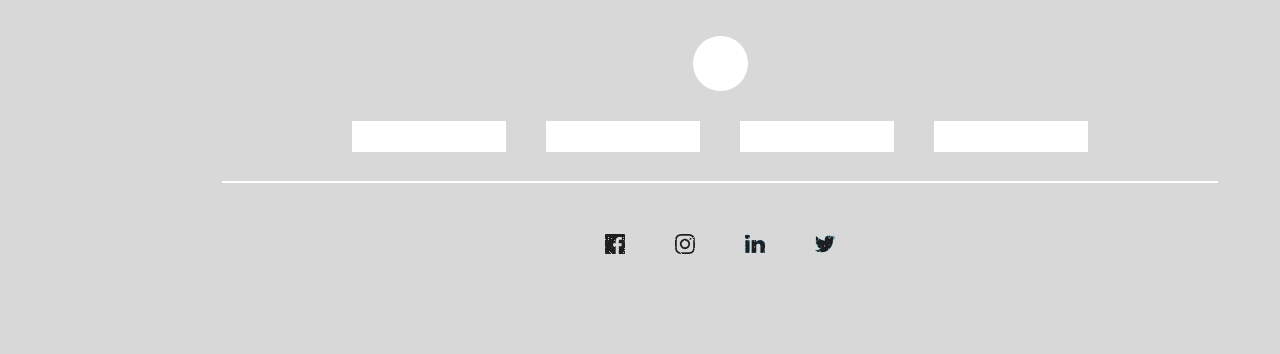
<file: entranceTask/HTMLProject/index.html>
<!DOCTYPE html>
<html lang="en">
<head>
    <meta charset="UTF-8">
    <meta name="viewport" content="width=device-width, initial-scale=1.0">
    <link rel="stylesheet" href="style.css">
    <title>BeeInterns</title>
</head>
<body>
    <div class="wrapper">
        <header>
            <div class="logo"></div>
            <nav>
                <ul>
                    <li></li>
                    <li></li>
                    <li></li>
                    <li></li>
                </ul>
            </nav>
        </header>
        <section class="block block_banner">
            <div class="headers">
                <h1>Banner Header</h1>
                <h2>Lorem ipsum dolor sit amet</h2>
                <div class="buttons">
                    <button class="button button_white">white button</button>
                    <button class="button button_black">black button</button>
                </div>
            </div>
        </section>
        <section class="block block_row">
            <article class="article">
                <div class="block-row_rectagle"></div>
                <div class="text">
                    <h3>Article Header</h3>
                    <p>Lorem ipsum dolor sit amet, consectetur adipiscing elit, sed do eiusmod tempor incididunt ut labore et dolore magna aliqua. Ut enim ad minim veniam, quis nostrud exercitation</p>
                </div>
                <p>Read more</p>
            </article>            
            <article class="article">
                <div class="block-row_rectagle"></div>
                <div class="text">
                    <h3>Article Header</h3>
                    <p>Lorem ipsum dolor sit amet, consectetur adipiscing elit, sed do eiusmod tempor incididunt ut labore et dolore magna aliqua. Ut enim ad minim veniam, quis nostrud exercitation</p>
                </div>
                <p>Read more</p>
            </article>
            <article class="article">
                <div class="block-row_rectagle"></div>
                <div class="text">
                    <h3>Article Header</h3>
                    <p>Lorem ipsum dolor sit amet, consectetur adipiscing elit, sed do eiusmod tempor incididunt ut labore et dolore magna aliqua. Ut enim ad minim veniam, quis nostrud exercitation</p>
                </div>
                <p>Read more</p>
            </article>
        </section>
        <section class="block block_signUp">
            <label for="email">
              <h2>Sign Up for updates</h2>
            </label>
            <form action="">
              <input type="email" id="email" placeholder="Enter you email">
              <input type="submit" class="button button_black submit" value="fill button">
           </form>
        </section>
        <section class="block block_column">
            <article class="article">
                <div class="text block_column_text">
                    <h3>Article Header</h3>
                    <p>Lorem ipsum dolor sit amet, consectetur adipiscing elit, sed do eiusmod tempor incididunt ut labore et dolore magna aliqua. Ut enim ad minim veniam, quis nostrud exercitation</p>
                </div>
                <div class="block-column_rectagle"></div>
            </article>
            <article class="article reverse">
                <div class="text block_column_text">
                    <h3>Article Header</h3>
                    <p>Lorem ipsum dolor sit amet, consectetur adipiscing elit, sed do eiusmod tempor incididunt ut labore et dolore magna aliqua. Ut enim ad minim veniam, quis nostrud exercitation</p>
                </div>
                <div class="block-column_rectagle"></div>
            </article>
            <article class="article">
                <div class="text block_column_text">
                    <h3>Article Header</h3>
                    <p>Lorem ipsum dolor sit amet, consectetur adipiscing elit, sed do eiusmod tempor incididunt ut labore et dolore magna aliqua. Ut enim ad minim veniam, quis nostrud exercitation</p>
                </div>
                <div class="block-column_rectagle"></div>
            </article>
            <button class="button button_black">black button</button>
        </section>
        <footer>
            <div class="logo footer"></div>
            <nav>
                <ul>
                    <li></li>
                    <li></li>
                    <li></li>
                    <li></li>
                </ul>
            </nav>
            <hr>
            <div class="social_media">
                <img src="Images/facebook.svg" alt="">
                <img src="Images/instagram.svg" alt="">
                <img src="Images/in.svg" alt="">
                <img src="Images/twitter.svg" alt="">
            </div>
        </footer>
    </div>
</body>
</html>
</file>
<file: Dashboard/style/style.css>
@font-face {
    font-family: "Arimo";
    src: url("font/Arimo/Arimo-Bold.ttf") format("TrueType");
    font-weight: 700;
    font-style: "normal";
}
@font-face {
    font-family: "Arimo";
    src: url("font/Arimo/Arimo-Regular.ttf") format("TrueType");
    font-weight: 400;
    font-style: "normal";
}
* {
    padding: 0;
    margin: 0;
}
body {
    background-color: #dedede;
    font-family: 'Arimo', sans-serif;
    color: #4a4a4a;
}
.wrapper {
    width: 1440px;
    height: 900px;
    margin: 0 auto;
    display: flex;
    flex-direction: row;
    align-items: stretch;
}
/*container-1*/
.container-1 {
    flex-grow: 0;
    flex-basis: 255px;
    background-color: #fff;
    padding: 17px 36px 10px 19px;
    box-sizing: border-box;
    display: flex;
    flex-direction: column;
    justify-content: space-between;
}
.container-1_header {
    font-size: 18px;
    font-weight: 700;
    line-height: 20px;
    margin-bottom: 16px;
}
.container-1_box {
    width: 195px;
    height: 164px;
    background-color: #F5F6FA;
    border-radius: 8px;
}
.container-1_h5 {
    font-size: 14px;
    font-weight: 400;
}
/*container-2*/
.container-2 {
    flex-grow: 1;
    flex-shrink: 1;
    padding: 17px 31px 127px 30px;
    background-color: #F5F6FA;
    display: flex;
    justify-content: space-between;
    flex-direction: column;
    box-sizing: border-box;
}
.container-1_h4 {
    font-size: 16px;
    font-weight: 400;
}
.outterBox {
    display: flex;
    flex-direction: row;
    flex-wrap: wrap;
    justify-content: space-between;
}
.innerBox__white {
    width: 547px;
    height: 185px;
    background-color: #fff;
    border-radius: 5px;
    padding: 12px 23px;
    box-sizing: border-box;
}
.innerBox_p {
    font-size: 14px;
    font-weight: 700;
    color: #bbb;
}
.collumn-1 {
    display: flex;
    flex-wrap: wrap;
    width: 870px;
    flex-grow: 1;
    flex-shrink: 1;
}
.innerBox {
    height: 240px;
    margin-right: 16px;
    background-color: rgb(236, 240, 250);
    margin-bottom: 16px;
    padding: 8px 10px 0 8px;
    box-sizing: border-box;
}
.innerBox_one {
    flex-basis: 195px;
    width 195px;
}
.innerBox_two {
    flex-grow: 1; 
}
.innerBox_tree {
    width: 195px;
    flex-grow: 0;
    height: 440px;
    margin-left: 16px;
}
.innerBox_four {
    flex-grow: 1;
    height: 197px;
    flex-direction: column;
}
.innerBox_p__blue {
    font-size: 14px;
    font-weight: 400;
}
.blueBoxCont {
    display: flex;
    flex-wrap: nowrap;
    justify-content: space-between;
    margin-top: 16px;
    padding-bottom: 11px;
    border-bottom: 1px dashed #c5c8d0;
    position: relative;
}
.blueBoxCont::after {
    content: "";
    position: absolute;
    right: -5px;
    bottom: -2.5px;
    width: 0;
    height: 0;
    transform: rotate(90deg);
    border-left: 2px solid transparent;
    border-right: 2px solid transparent;
    border-bottom: 4px solid #c5c8d0;
}
.blueBox {
    width: 98px;
    height: 158px;
    background-color: #e3eafa;
    padding-left: 7px;
    box-sizing: border-box;
    display: flex;
    justify-content: flex-start;
    align-items: center;
}
.form {
    display: flex;
    justify-content: space-around;
    margin-top: 20px;
}
.form_column {
    width: 250px;
}
input {
    margin-right: 10px;
}
.innerBox_p__reg {
    font-size: 12px;
    font-weight: 400;
    margin: 10px 0 10px 36px;
}
.innerBox_p__bold {
    font-weight: 700;
    margin-bottom: 10px;
    font-size: 12px;
}
.form_column_last {
    width: 210px;
    height: 140px;
    background-color: red;
    display: flex;
    flex-direction: column;
    justify-content: space-between
}
</file>
<file: HTMLProject/style.css>
@font-face {
    font-family: "Abel";
    src: url("Fonds/Abel-Regular.ttf") format("TrueType");
    font-weight: 300;
    font-style: "normal";
}
* {
    padding: 0;
    margin: 0;
}
body {
    background-color: #fff;
    font-family: "Abel", sans-serif;
}
.wrapper {
    width: 1440px;
    min-height: 100vh;
    margin: auto;
}
header {
    display: flex;
    justify-content: space-between;
    align-items: center;
    height: 89px;
}
.grey_bg {
    background-color: #d8d8d8;
}
.logo {
    width: 55px;
    height: 55px;
    border-radius: 50%;
    margin-left: 50px;
}
nav {
    margin-right: 10px;
}
nav ul {
    display: flex;
    justify-content: space-between;
}
nav li {
    width: 154px;
    height: 31px;
    list-style-type: none;
    margin-right: 40px;
}
.block {
    display: flex;
}
.block_banner {
    align-items: center;
    height: 450px;
    padding-left: 130px; 
}
.headers h1 {
    font-size: 60px;
    font-weight: 300;
    line-height: 76px;
}
.headers h2 {
    font-size: 36px;
    font-weight: normal;
    line-height: 46px;
}
.buttons {
    margin-top: 29px;
    display: flex;
}
.button {
    width: 283px;
    height: 60px;
    border: none;
    font-family: "Abel";
    line-height: 33px;
    font-weight: normal;
    font-style: normal;
    background-color: #fff;
    margin-right: 25px;
    font-size: 26px
}
.button_black, .button_black_submit  {
    background-color: #000;
    color: #fff;
}
.submit {
    font-size: 26px;
}
.block_row {
    justify-content: space-between;
    padding: 60px 110px 85px 110px;
}
.block_row article {
    width: 380px;
    height: 502px;
    color: #1C1E20;
}
.block-row_rectagle{
    width: 380px;
    height: 244px;
    margin-bottom: 30px;
}
.text h3 {
    font-weight: normal;
    font-size: 30px;
    margin-bottom: 10px;
}
.text p {
    font-weight: normal;
    font-size: 18px;
    line-height: 30px;
}
.text + a {
    color: #787878;
    font-size: 18px;
    margin-top: 40px;
    line-height: 30px;
    text-decoration: none;
}
.block_signUp {
    height: 266px;
    flex-direction: column;
    align-items: center;
    padding-top: 129px;
    margin-bottom: 80px;
}
form {
    display: flex;
    margin-top: 30px;
}
label h2 {
    font-weight: normal;
    font-size: 35px;
    line-height: 47px;
    letter-spacing: 4.375px;
    color: #1C1E20;
}
form input[type="email"] {
    width: 412px;
    height: 60px;
    border: none;
    font-family: "Abel";
    padding-left: 20px;
    font-weight: normal;
    font-size: 26px;
    line-height: 33px;
    color: #787878;
}
.block_column {
    flex-direction: column;
    align-items: center;
}
.block_column .article {
    width: 1191px;
    height: 386px;
    display: flex;
    justify-content: space-between;
    align-items: center;
    margin-bottom: 60px;
}
.block-column_rectagle {
    width: 588px;
    height: 386px;
}
.block_column_text {
    width: 543px;
    height: 136px;
    text-align: right;
}
.reverse {
    flex-direction: row-reverse;
}
.reverse .block_column_text {
    text-align: left;
}
footer {
    height: 415px;
    background-color: #d8d8d8;
    display: flex;
    flex-direction: column;
    align-items: center;
    margin-top: 80px;
}
footer .logo {
    background-color: #fff;
    margin: 97px 0 0 0;
}
footer nav {
    width: 736px;
    margin: 30px 0 0 0;
}
footer li {
    background-color: #fff;
    margin: 0;
}
hr {
    height: 2px;
    width: 996px;
    background-color: #fff;
    border: none;
    margin: 29px 0 51px 0;
}
.social_media {
    display: flex;
    width: 230px;
    justify-content: space-between;
}
img {
    width: 20px;
}
</file>
<file: JSProject/style.css>
@import url('https://fonts.googleapis.com/css?family=Halant:300,400,500,600,700&display=swap');
* {
    margin: 0;
    padding: 0;
}
body {
    background-color: #fff;
    background-color: #282828;
}
.wrapper {
    width: 1440px;
    height: 100vh;
    margin: auto;
    box-sizing: border-box;
    padding: 66px 336px 89px 335px;
}
h1 {
    font-family: 'Halant', serif;
    font-style: normal;
    font-weight: bold;
    font-size: 58px;
    line-height: 91px;
    color: #fff;
}
.group {
    width: 769px;
    height: 766px;
    border: 1px solid #ededed;
    border-radius: 37.5px;
    overflow: hidden;
    display: flex;
    flex-direction: column-reverse;
    padding: 0 40px 40px 40px;
    box-sizing: border-box;
    margin: 0 auto;
}
form {
    position: relative;
}
input[type="text"] {
    width: 687px;
    min-height: 64px;
    border-radius: 32px;
    background-color: #F3F3F3;
    margin-right: 1px;
    padding-left: 30px;
    font-family: 'Halant', serif;
    font-style: normal;
    font-weight: 500;
    font-size: 20px;
    line-height: 30px;
    word-wrap: break-word;
}
button {
    width: 50px;
    height: 50px;
    position: absolute;
    top: 10px;
    left: 620px;
    background-image: url(Images/Path.svg);
    background-repeat: no-repeat;
    background-position: center;
    background-color: #F3F3F3;
    border: none;
}
.box {
    display: flex;
    margin-bottom: 30px;
}
.image {
    width: 70px;
    height: 70px;
    border-radius: 50%;
}
.user_image {
    background-image: url(Images/User.svg);
}
.bot_image {
    background-image: url(Images/Bot.svg);
}

.message {
    min-width: 100px;
    max-width: 598px;
    min-height: 70px;
    border-radius: 35px;
    background-color: #fff;
    padding: 20px;
    box-sizing: border-box;
    overflow-x:hidden;
    margin-left: 20px;
    font-family: 'Halant', serif;
    font-style: normal;
    font-weight: 500;
    font-size: 20px; 
    line-height: 30px;
    word-wrap: break-word;
}
.weather {
    min-width: 100px;
    max-width: 598px;
    min-height: 70px;
    border-radius: 35px;
    background-color: #fff;
    padding: 20px;
    box-sizing: border-box;
    overflow-x:hidden;
    margin-left: 20px;
}
.type_box {
    display: none;
}
.user_message {
    background-color: #F9C35B;
}

.type:after {
    content: '.';
    animation: typing 1s ease alternate infinite;
}

@keyframes typing {
    60%  { text-shadow: 0.35em 0 0 currentColor; }
    100% { text-shadow: 0.35em 0 0 currentColor, 0.75em 0 0 currentColor; }
}

@media (max-width: 375px) {
body {
    width: 375px;
    height: 667px;
}

.wrapper {
    width: 100%;
    height: 100%;
    padding: 0;
}
h1 {
    font-size: 32px;
    line-height: 50px;
}
.group {
    width: 100%;
    height: 603px;
    border: none;
    border-radius: 0;
    overflow: hidden;
    display: flex;
    flex-direction: column-reverse;
    padding: 0;
    box-sizing: border-box;
}
input[type="text"] {
    width: 100%;
    border-radius: 0;
    margin-right: 0;
}
button {
    left: 310px;
}

.message {
    max-width: 245px;
}
.user_message {
    background-color: #F9C35B;
}
}
</file>
<file: Nokia/css/style.css>
* {
    padding: 0;
    margin: 0;
}
.body {
    background-color: #fff;
}
.wrapper {
    width: 1200px;
    margin: auto;
    height: 5000px;
}
.section {
    display: flex;
    justify-content: center;
    /*background-color: yellow;*/
    margin-bottom: 50px;
    align-items: center;
}
.text {
    font-family: 'Montserrat', sans-serif;
    line-height: 25px;
    text-align: justify;
}
.banner {
    position: relative;
    height: 800px;
    background-image: url("../img/nokia-2.jpg");
    background-repeat: no-repeat;
    background-size: cover;
    font-family: 'Montserrat', sans-serif;
}
.banner_text {
    position: absolute;
    bottom: 0px;
    right: 0px;
    width: 370px;
    height: 300px;
    color: #000;
    background-color: #fff;
    padding: 30px 0 0 30px;
    box-sizing: border-box;
    display: flex;
    flex-direction: column-reverse;
}
.bannerHead {
    font-size: 40px;
    color: #fff;
    margin-top: -100px;
}
.bannerHead_right {
    margin-left: 300px;
}
.head {
    font-family: 'Montserrat', sans-serif;
    width: 400px;
    /*background-color: blue;*/
    text-align: center;
    font-size: 30px;
    color: #444;
}
.characters_Text,.complex_Text,.cellular_Text {
    width: 1000px;
    border: 5px solid rgb(234 220 1);
    height: 100%;
    box-sizing: border-box;
    display: flex;
    align-items: center;
    padding: 30px;
    height: 200px;
}
.table {
    height: 400px;
    padding: 20px 0;
    box-sizing: border-box;
}
table {
    width: 1000px;
    text-align: left;
    border-collapse: collapse;
    height: 100%;
    color: #000;
}
tr {
    border-bottom: 2px solid #888;
}
.complex {
    flex-direction: row-reverse;
}
.appearance {
    flex-direction: column;
}
.appearance_banner {
    display: flex;
    width: 100%;
    height: 600px;
    background-image: url("../img/nokia-1.jpg");
    background-repeat: no-repeat;
    background-size: cover;
    align-items: flex-end;
    justify-content: flex-start;
    box-sizing: border-box;
    padding: 100px 50px;
}
.appearance_Head {
    color: #fff;
}
.appearanceText {
    display: flex;
    width: 100%;
    justify-content: space-between;
}
.appearanceText__box {
    padding: 20px;
    width: 350px;
    height: 400px;
    box-sizing: border-box;
    display: flex;
    align-items: center;
}
.cellular {
    height: 300px;
}
.cellular_Head, .conclusion_Head {
    background-color: rgb(94, 112, 136);
    height: 100%;
    line-height: 300px;
    color: #fff;
}
.cellular_Text, .conclusion_Text {
    border: none;
    height: 100%;
}
.conclusion {
    flex-direction: column;
}
.conclusion_Head {
    width: 100%;
    height: 100px;
    line-height: 100px;
}
.conclusion_Text {
    padding: 30px;
}
</file>
<file: Shopper/css/style.css>
@font-face {
    font-family: "Lato";
    src: url("../fonts/Lato/Lato-Black.ttf") format("TrueType");
    font-weight: 900;
    font-style: normal;
}
@font-face {
    font-family: "Lato";
    src: url("../fonts/Lato/Lato-Bold.ttf") format("TrueType");
    font-weight: 700;
    font-style: normal;
}
@font-face {
    font-family: "Lato";
    src: url("../fonts/Lato/Lato-Regular.ttf") format("TrueType");
    font-weight: 400;
    font-style: normal;
}
@font-face {
    font-family: "Lato";
    src: url("../fonts/Lato/Lato-Light.ttf") format("TrueType");
    font-weight: 300;
    font-style: normal;
}
@font-face {
    font-family: "Lato";
    src: url("../fonts/Lato/Lato-Thin.ttf") format("TrueType");
    font-weight: 100;
    font-style: normal;
}
/*Pages*/
* {
    padding: 0;
    margin: 0;
}
body {
    font-family: 'Lato', sans-serif;
    background-color: #fff;
}
/*Templates*/
.flex-block {
    display: flex;
    align-items: center;
    justify-content: space-between;
    flex-wrap: nowrap;
}
.header {
    height: 100px;
    background-color: #fff;
    justify-content: space-between;
    padding: 0 80px;
}
.mainWrapper {
    margin: 39px auto 0 auto;
    width: 970px;
    color: #000;
    align-items: flex-start;
}
.secFooter {
    width: 1281px;
    margin: 0 auto;
    border-top: 1px solid #C6C6C5;
    height: 65px;
    justify-content: center;
}
/*Organisms*/
.formHeader {
    margin-left: -100px;
    font-size: 0;
    white-space: nowrap;
}
.sub_header {
    margin: 0 auto;
    height: 45px;
    background-color: #f4f4f4;
    padding: 0 80px;
    font-size: 15px;
    justify-content: flex-start;
}
.mainNav {
    justify-content: space-between;
    margin-bottom: 20px;
}
.form {
    width: 970px;
    min-height: 630px;
    border: 1px solid #c6c6c5;
    padding: 39px 18px 14px 21px;
    box-sizing: border-box;
    border-radius: 5px;
    margin-bottom: 50px;
}
fieldset {
    border: none;
}
.formAdd, .application {
    width: 100%;
    flex-wrap: wrap;
    box-sizing: border-box;
    align-items: flex-start;
}
.formAdd {
    border-top: 1px solid #c6c6c5;
    padding-top: 17px;
    margin: 10px 0 49px;
}
.column {
    margin-top: 50px;
    padding-right: 30px;
}
/*Molecules*/
.sub_header > a {
    text-decoration: none;
    padding-right: 40px;
    color: #737270;
}
.userPanel {
    width: 338px;
    justify-content: space-between;
}
.form-group {
    width: 298px;
    margin-bottom: 29px;
}
.form-group:last-child {
    margin-bottom: 0px;
}
/*Atoms*/
.form_text{
    width: 325px;
    height: 40px;
    font-size: 14px;
    font-weight: 400;
    padding-left: 14px;
    box-sizing: border-box;
}
.form_text__header {
    color: #757575;
}
.form_submit {
    width: 75px;
    height: 40px;
    background-color: #007aff;
    border: none;
    color: #fff;
    font-weight: 700;
    font-size: 14px;
    border-bottom-right-radius: 5px;
    border-top-right-radius: 5px;
}
.form_submit__mainForm {
    width: 149px;
    border-radius: 5px;
}
.button {
    width: 100px;
    height: 40px;
    font-size: 14px;
    border: 1px solid #757575;
    background-color: #fff;
    color: #757575;
    border-radius: 5px;
}
h1 {
    font-weight: 400;
    font-size: 26px;
    text-align: center;
    margin-bottom: 35px;
}
.mainNav_list {
    width: 200px;
    list-style-type: none;
    text-align: center;
}
.mainNav_a:hover {
    color: #007aff;
    font-weight: 700;
}
.form-group__title {
    font-size: 14px;
    font-weight: 700;
    color: #000;
    margin-bottom: 20px;
}
.form-group__input {
    display: block;
    border: 1px solid #c6c6c5;
    border-radius: 5px;
    height: 40px;
    width: 298px;
    font-size: 14px;
    font-weight: 400;
    color: #878786;
    padding-left: 17px;
    box-sizing: border-box;
    margin-top: 10px;
}
.application {
    margin-bottom: 39px;
}
.application > .form-group__input {
    width: 236px;
}
.application > .form-group__input:first-child {
    color: red;
    width: 151px;
    margin-right: 30px;
}
.title {
    width: 100%;
    margin-bottom: 49px
}
.form-group__title_blue {
    color: #007aff;
    font-size: 16px;
    font-weight: 400;
}
.text {
    text-decoration: none;
    font-size: 14px;
    font-weight: 400;
    color: #878786;
}
.form-group__p {
    margin-top: 10px;
}
.column > h3 {
    font-size: 24px;
    font-weight: 500;
    margin-bottom: 10px;
}
.column > a {
    display: block;
    font-size: 14px;
    font-weight: 700;
    margin-bottom: 20px;
    color: #1C1C1B;
    text-decoration: none;
}
.column_logo {
    display: block;
    position: relative;
    padding-left: 30px;
}
.column_logo::before {
    content: "";
/*    background-image: url(../img/fb%20icon.svg);*/
    position: absolute;
    width: 22px;
    height: 21px;
    left: 0px;
    top: -1px;
}
.column_logo__facebook::before {
    background-image: url(../img/fbicon.svg);
}
.column_logo__pint::before {
    background-image: url(../img/pntricon.svg);
}
.column_logo__twitter::before {
    background-image: url(../img/twticon.svg);
}
.column_logo__insta::before {
    background-image: url(../img/instaicon.svg);
}
</file>
<file: ZapretNaSebya/css/style.css>
@font-face {
  font-family: "Roboto";
  src: url("fonts/Roboto/Roboto-Black.ttf") format("TrueType");
  font-weight: 900;
  font-style: "normal";
}
@font-face {
  font-family: "Roboto";
  src: url("fonts/Roboto/Roboto-Bold.ttf") format("TrueType");
  font-weight: 700;
  font-style: "normal";
}
@font-face {
  font-family: "Roboto";
  src: url("fonts/Roboto/Roboto-Medium.ttf") format("TrueType");
  font-weight: 500;
  font-style: "normal";
}
@font-face {
  font-family: "Roboto";
  src: url("fonts/Roboto/Roboto-Regular.ttf") format("TrueType");
  font-weight: 400;
  font-style: "normal";
}
@font-face {
  font-family: "Roboto";
  src: url("fonts/Roboto/Roboto-Light.ttf") format("TrueType");
  font-weight: 300;
  font-style: "normal";
}
@font-face {
  font-family: "Roboto";
  src: url("fonts/Roboto/Roboto-Thin.ttf") format("TrueType");
  font-weight: 100;
  font-style: "normal";
}
*{
    margin: 0;
    padding: 0;
}
body {
    width: 100vw;
    overflow-x: hidden;
    background-color: #fff;
    font-family: "Roboto", sans-serif;
}
.wrapper {
    width: 640px;
    margin: 0 auto;
    padding-top: 60px;
}
.wrapper > h1 {
    font-size: 35px;
    font-weight: 700;
    margin-bottom: 30px;
}
.collapsedGroup {
    width: 100%;
    border: 1px solid #dbdbdb;
    border-radius: 4px;
}
.accordion {
    width: 100%;
    height: 45px;
    border: none;
    text-align: left;
    padding-left: 35px;
    font-size: 13px;
    font-weight: 400;
    color: #000;
    background-color: #e8e8e8;
    box-sizing: border-box;
    border-bottom: 1px solid #f5f5f5;
    cursor: pointer;
    position: relative;
}
button:last-of-type {
    border-bottom: none;
}
.accordion::before {
    content: '';
    border: solid black;
    border-width: 0 1px 1px 0;
    padding: 3px;
    display: inline-block;
    position: absolute;
    top: 18px;
    left: 20px;
    transform: rotate(-45deg);
}
.accBox {
    position: relative;
    height: 45px;
}
.accBox::after {
    content: '';
    width: 2px;
    height: 26px;
    background-color: #0179FF;
    position: absolute;
    top: 10px;
    left: -10px;
    transition: height 300ms ease-out;
}
.active::after {
    height: calc(100% - 10px);
}
.active::before {
    transform: rotate(45deg);
}
.text {
    box-sizing: border-box;
    background-color: white;
    max-height: 0;
    overflow: hidden;
    transition: max-height 300ms ease-out;
    color: #5d5d5d;
    text-align: center;
}
.text > h3 {
    margin: 20px 0px 10px 20px;
    font-size: 15px;
    font-weight: 700;
    text-align: left;
}
.text > p {
    width: 580px;
    margin: 0 0px 30px 20px; 
    font-size: 13px;
    font-weight: 400;
    line-height: 20px;
    text-align: left;
}
.text  a {
    color: #007aff;
    text-decoration: none;
    border-bottom: 1px solid #007aff;
}
.text img {
    width: 510px;
    margin-bottom: 30px;
}
@media (max-width: 320px) {
.text > h3 {
    margin: 20px 0px 10px 0;
}
.text > p {
    width: 100%;
    margin: 0 0px 30px 0; 
}
.text img {
    width: 100%;
    margin-bottom: 30px;
}
}
</file>
<file: entranceTask/HTMLProject/style.css>
@font-face {
    font-family: "Abel";
    src: url("Fonds/Abel-Regular.ttf") format("TrueType");
    font-weight: 300;
    font-style: "normal";
}
* {
    padding: 0;
    margin: 0;
}
body {
    background-color: #fff;
    font-family: "Abel", sans-serif;
}
.wrapper {
    width: 1440px;
    min-height: 100vh;
    margin: auto;
}
header {
    display: flex;
    justify-content: space-between;
    align-items: center;
    height: 89px;
}
.logo {
    width: 55px;
    height: 55px;
    background-color: #d8d8d8;
    border-radius: 50%;
    margin-left: 50px;
}
nav {
    margin-right: 10px;
}
nav ul {
    display: flex;
    justify-content: space-between;
}
nav li {
    width: 154px;
    height: 31px;
    list-style-type: none;
    background-color: #d8d8d8;
    margin-right: 40px;
}
.block {
    display: flex;
}
.block_banner {
    align-items: center;
    height: 450px;
    background-color: #d8d8d8;
    padding-left: 130px; 
}
.headers h1 {
    font-size: 60px;
    font-weight: 300;
    line-height: 76px;
}
.headers h2 {
    font-size: 36px;
    font-weight: normal;
    line-height: 46px;
}
.buttons {
    margin-top: 29px;
    display: flex;
}
.button {
    width: 283px;
    height: 60px;
    border: none;
    font-family: "Abel";
    line-height: 33px;
    font-weight: normal;
    font-style: normal;
    background-color: #fff;
    margin-right: 25px;
    font-size: 26px
}
.button_black {
    background-color: #000;
    color: #fff;
}
.button_black_submit {
    background-color: #000;
    color: #fff;
}
.submit {
    font-size: 26px;
}
.block_row {
    justify-content: space-between;
    padding: 60px 110px 85px 110px;
}
.block_row article {
    width: 380px;
    height: 502px;
    color: #1C1E20;
}
.block-row_rectagle{
    width: 380px;
    height: 244px;
    background-color: #d8d8d8;
    margin-bottom: 30px;
}
.text h3 {
    font-weight: normal;
    font-size: 30px;
    margin-bottom: 10px;
}
.text p {
    font-weight: normal;
    font-size: 18px;
    line-height: 30px;
}
.text + p {
    color: #787878;
    font-size: 18px;
    margin-top: 40px;
    line-height: 30px;
    line-height: 23px;
    text-decoration-line: underline;
}
.block_signUp {
    height: 266px;
    background-color: #d8d8d8;
    flex-direction: column;
    align-items: center;
    padding-top: 129px;
    margin-bottom: 80px;
}
form {
    display: flex;
    margin-top: 30px;
}
label h2 {
    font-weight: normal;
    font-size: 35px;
    line-height: 47px;
    letter-spacing: 4.375px;
    color: #1C1E20;
}
form input[type="email"] {
    width: 412px;
    height: 60px;
    border: none;
    font-family: "Abel";
    padding-left: 20px;
    font-weight: normal;
    font-size: 26px;
    line-height: 33px;
    color: #787878;
}
.block_column {
    flex-direction: column;
    align-items: center;
}
.block_column .article {
    width: 1191px;
    height: 386px;
    display: flex;
    justify-content: space-between;
    align-items: center;
    margin-bottom: 60px;
}
.block-column_rectagle {
    width: 588px;
    height: 386px;
    background-color: #d8d8d8;
}
.block_column_text {
    width: 543px;
    height: 136px;
    text-align: right;
}
.reverse {
    flex-direction: row-reverse;
}
.reverse .block_column_text {
    text-align: left;
}
footer {
    height: 415px;
    background-color: #d8d8d8;
    display: flex;
    flex-direction: column;
    align-items: center;
    margin-top: 80px;
}
footer .logo {
    background-color: #fff;
    margin: 97px 0 0 0;
}
footer nav {
    width: 736px;
    margin: 30px 0 0 0;
}
footer li {
    background-color: #fff;
    margin: 0;
}
hr {
    height: 2px;
    width: 996px;
    background-color: #fff;
    border: none;
    margin: 29px 0 51px 0;
}
.social_media {
    display: flex;
    width: 230px;
    justify-content: space-between;
}
img {
    width: 20px;
}
</file>
